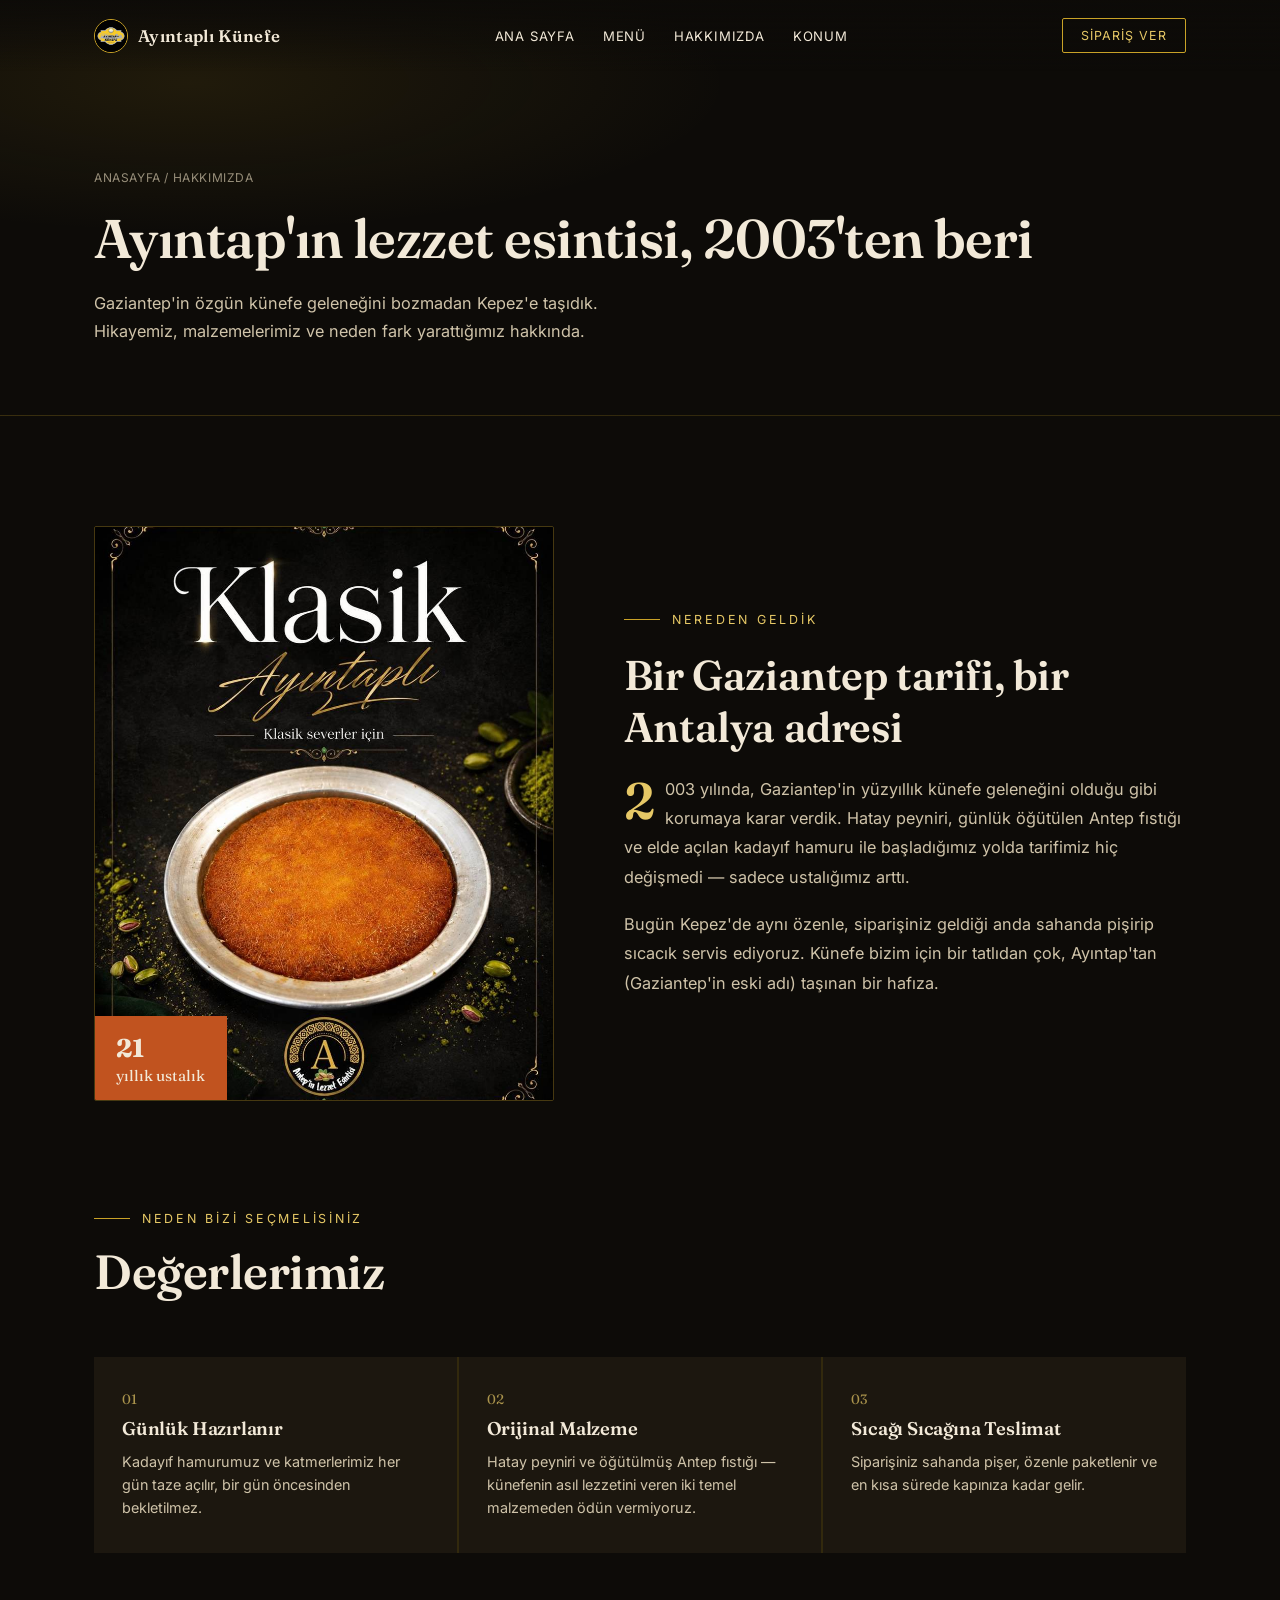
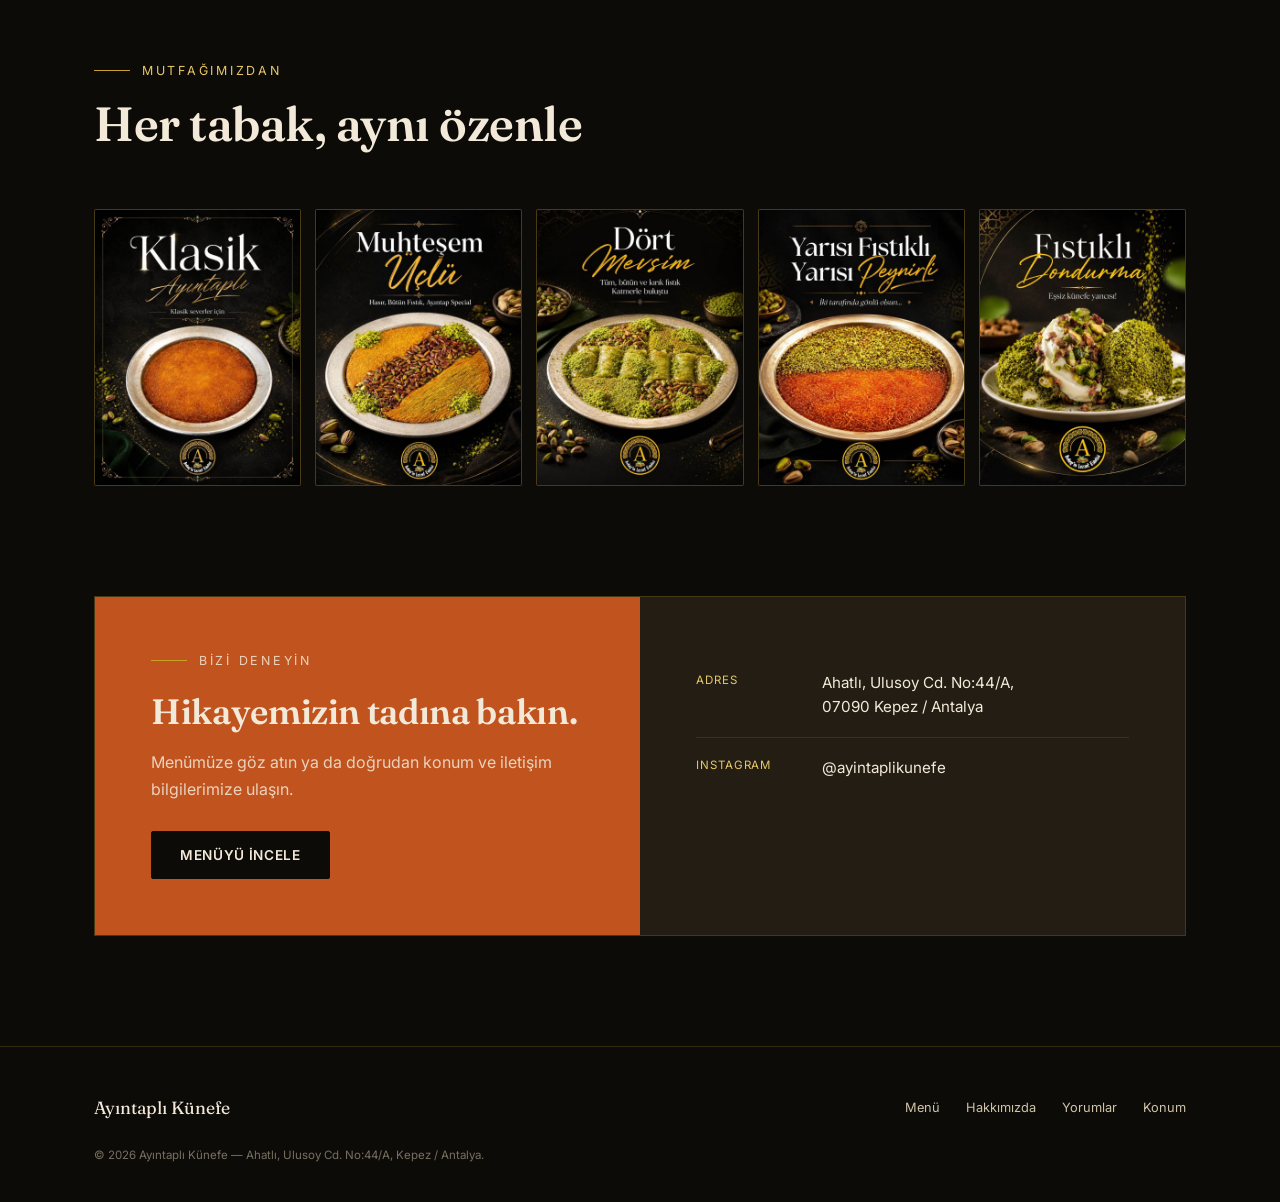
<file: hakkimizda.html>
<!DOCTYPE html>
<html lang="tr">
<head>
<meta charset="UTF-8">
<meta name="viewport" content="width=device-width, initial-scale=1.0">
<title>Hakkımızda · Ayıntaplı Künefe</title>
<meta name="description" content="2003'ten beri Gaziantep'in özgün künefe geleneğini Kepez'de sürdüren Ayıntaplı Künefe'nin hikayesi.">
<link rel="preconnect" href="https://fonts.googleapis.com">
<link href="https://fonts.googleapis.com/css2?family=Fraunces:ital,opsz,wght@0,9..144,400;0,9..144,600;0,9..144,700;1,9..144,500&family=Inter:wght@400;500;600;700&display=swap" rel="stylesheet">
<link rel="stylesheet" href="css/styles.css?v=2">
</head>
<body>

<header>
  <div class="wrap navrow">
    <a href="index.html" class="brandmark">
      <img src="images/logo.jpg" alt="Ayıntaplı Künefe logosu">
      Ayıntaplı Künefe
    </a>
    <nav><ul>
      <li><a href="index.html">Ana Sayfa</a></li>
      <li><a href="menu.html">Menü</a></li>
      <li><a href="hakkimizda.html">Hakkımızda</a></li>
      <li><a href="konum.html">Konum</a></li>
    </ul></nav>
    <a href="konum.html" class="nav-cta">Sipariş Ver</a>
    <button class="menu-toggle" id="menuToggle" aria-label="Menüyü aç">☰</button>
  </div>
  <div class="mobile-nav" id="mobileNav">
    <a href="index.html">Ana Sayfa</a>
    <a href="menu.html">Menü</a>
    <a href="hakkimizda.html">Hakkımızda</a>
    <a href="konum.html">Konum</a>
  </div>
</header>

<section class="page-hero">
  <div class="wrap">
    <div class="breadcrumb"><a href="index.html">Anasayfa</a> / Hakkımızda</div>
    <h1>Ayıntap'ın lezzet esintisi, 2003'ten beri</h1>
    <p>Gaziantep'in özgün künefe geleneğini bozmadan Kepez'e taşıdık. Hikayemiz, malzemelerimiz ve neden fark yarattığımız hakkında.</p>
  </div>
</section>

<section>
  <div class="wrap story">
    <div class="story-media">
      <img src="images/klasik.jpg" alt="Klasik Ayıntaplı künefe">
      <div class="story-badge"><b>21</b>yıllık ustalık</div>
    </div>
    <div class="story-text">
      <div class="eyebrow">Nereden geldik</div>
      <h2>Bir Gaziantep tarifi, bir Antalya adresi</h2>
      <p>2003 yılında, Gaziantep'in yüzyıllık künefe geleneğini olduğu gibi korumaya karar verdik. Hatay peyniri, günlük öğütülen Antep fıstığı ve elde açılan kadayıf hamuru ile başladığımız yolda tarifimiz hiç değişmedi — sadece ustalığımız arttı.</p>
      <p>Bugün Kepez'de aynı özenle, siparişiniz geldiği anda sahanda pişirip sıcacık servis ediyoruz. Künefe bizim için bir tatlıdan çok, Ayıntap'tan (Gaziantep'in eski adı) taşınan bir hafıza.</p>
    </div>
  </div>
</section>

<section style="padding-top:0;">
  <div class="wrap">
    <div class="section-head">
      <div class="eyebrow">Neden Bizi Seçmelisiniz</div>
      <h2>Değerlerimiz</h2>
    </div>
    <div class="values-grid">
      <div class="value-card">
        <div class="num">01</div>
        <h3>Günlük Hazırlanır</h3>
        <p>Kadayıf hamurumuz ve katmerlerimiz her gün taze açılır, bir gün öncesinden bekletilmez.</p>
      </div>
      <div class="value-card">
        <div class="num">02</div>
        <h3>Orijinal Malzeme</h3>
        <p>Hatay peyniri ve öğütülmüş Antep fıstığı — künefenin asıl lezzetini veren iki temel malzemeden ödün vermiyoruz.</p>
      </div>
      <div class="value-card">
        <div class="num">03</div>
        <h3>Sıcağı Sıcağına Teslimat</h3>
        <p>Siparişiniz sahanda pişer, özenle paketlenir ve en kısa sürede kapınıza kadar gelir.</p>
      </div>
    </div>
  </div>
</section>

<section style="padding-top:0;">
  <div class="wrap">
    <div class="section-head">
      <div class="eyebrow">Mutfağımızdan</div>
      <h2>Her tabak, aynı özenle</h2>
    </div>
    <div class="about-gallery">
      <div class="dish-media"><img src="images/klasik.jpg" loading="lazy" alt="Klasik künefe"></div>
      <div class="dish-media"><img src="images/uclu.jpg" loading="lazy" alt="Muhteşem üçlü künefe"></div>
      <div class="dish-media"><img src="images/dortmevsim.jpg" loading="lazy" alt="Dört mevsim künefe"></div>
      <div class="dish-media"><img src="images/yarisi_fistikli.jpg" loading="lazy" alt="Yarı fıstıklı yarı peynirli künefe"></div>
      <div class="dish-media"><img src="images/dondurma.jpg" loading="lazy" alt="Fıstıklı dondurma"></div>
    </div>
  </div>
</section>

<section style="padding-top:0;">
  <div class="wrap">
    <div class="order">
      <div class="order-left">
        <div class="eyebrow" style="color:rgba(242,233,216,0.85);">Bizi Deneyin</div>
        <h2>Hikayemizin tadına bakın.</h2>
        <p>Menümüze göz atın ya da doğrudan konum ve iletişim bilgilerimize ulaşın.</p>
        <a href="menu.html" class="btn-solid">Menüyü İncele</a>
      </div>
      <div class="order-right">
        <div class="info-row">
          <div class="k">Adres</div>
          <div class="v">Ahatlı, Ulusoy Cd. No:44/A,<br>07090 Kepez / Antalya</div>
        </div>
        <div class="info-row">
          <div class="k">Instagram</div>
          <div class="v"><a href="https://www.instagram.com/ayintaplikunefe" target="_blank" rel="noopener">@ayintaplikunefe</a></div>
        </div>
      </div>
    </div>
  </div>
</section>

<footer>
  <div class="wrap foot-row">
    <div class="foot-brand">Ayıntaplı Künefe</div>
    <div class="foot-links">
      <a href="menu.html">Menü</a>
      <a href="hakkimizda.html">Hakkımızda</a>
      <a href="index.html#yorumlar">Yorumlar</a>
      <a href="konum.html">Konum</a>
    </div>
  </div>
  <div class="wrap foot-note">© 2026 Ayıntaplı Künefe — Ahatlı, Ulusoy Cd. No:44/A, Kepez / Antalya.</div>
</footer>

<script src="js/script.js"></script>
</body>
</html>
</file>
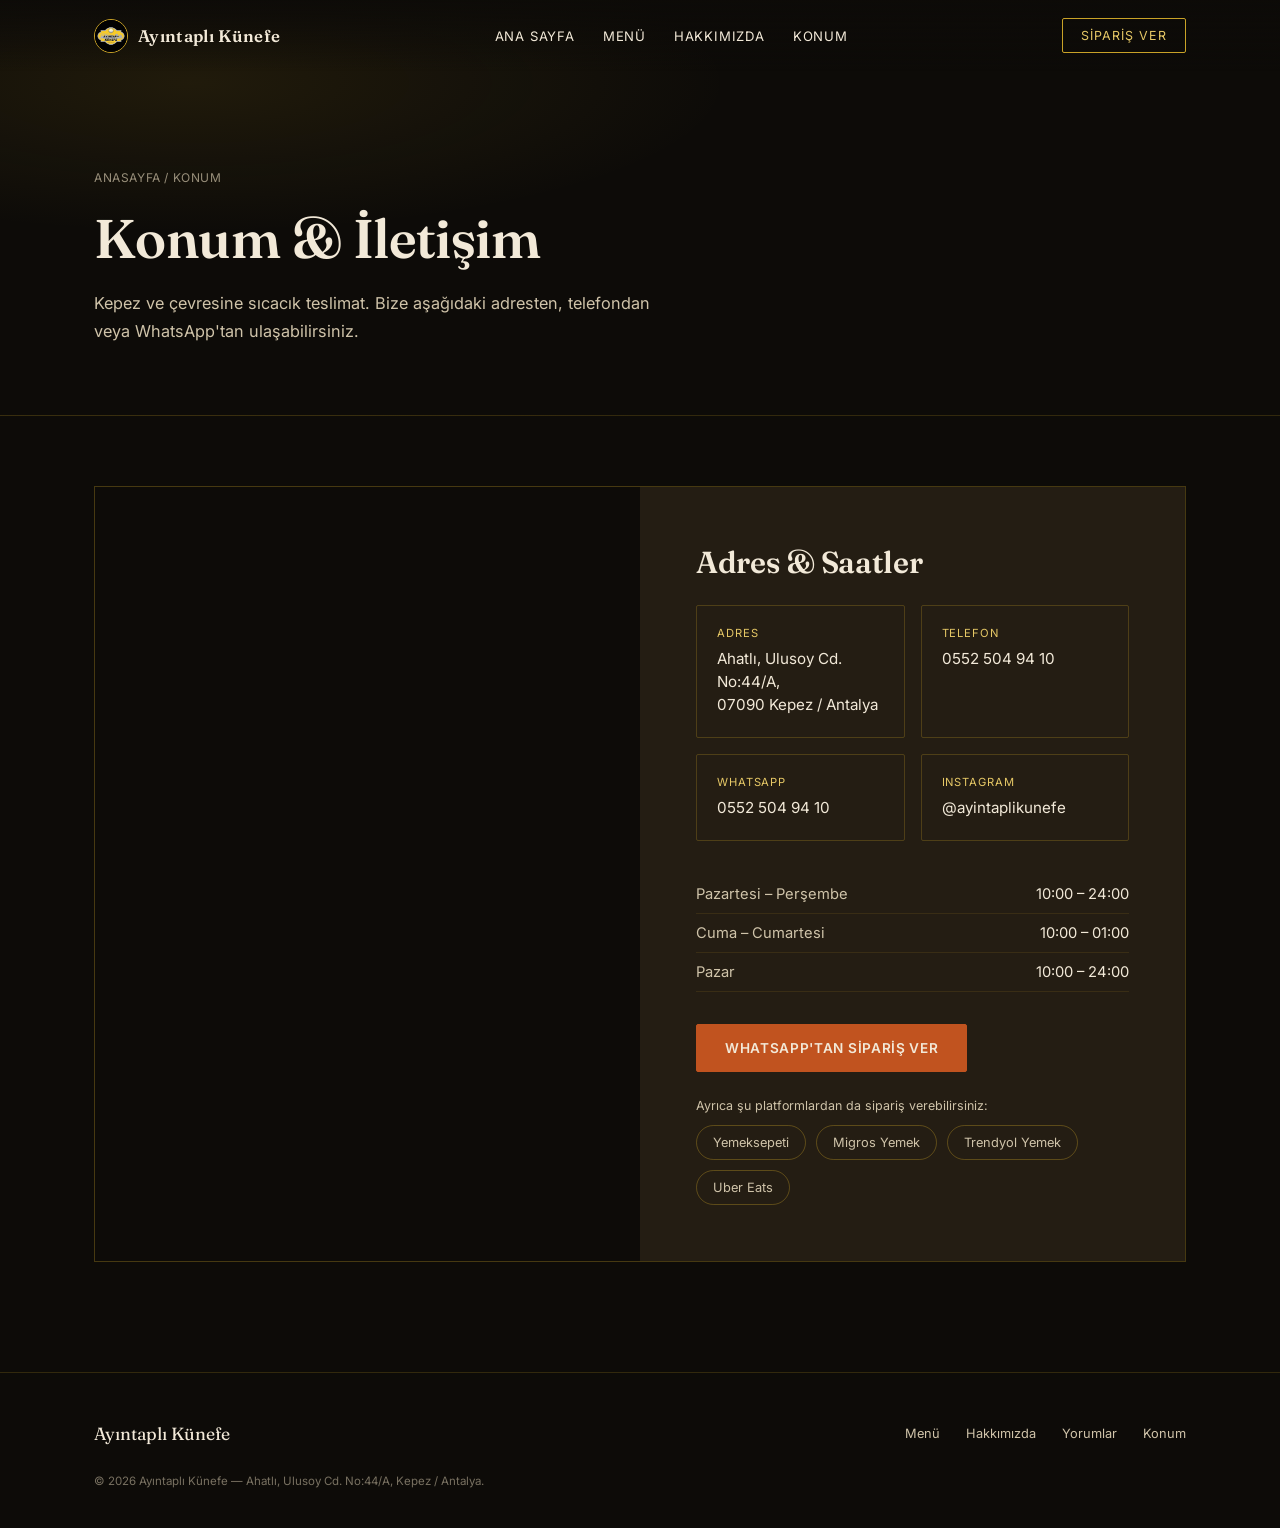
<file: konum.html>
<!DOCTYPE html>
<html lang="tr">
<head>
<meta charset="UTF-8">
<meta name="viewport" content="width=device-width, initial-scale=1.0">
<title>Konum &amp; İletişim · Ayıntaplı Künefe</title>
<meta name="description" content="Ayıntaplı Künefe — Ahatlı, Ulusoy Cd. No:44/A, Kepez / Antalya. Adres, çalışma saatleri ve sipariş bilgileri.">
<link rel="preconnect" href="https://fonts.googleapis.com">
<link href="https://fonts.googleapis.com/css2?family=Fraunces:ital,opsz,wght@0,9..144,400;0,9..144,600;0,9..144,700;1,9..144,500&family=Inter:wght@400;500;600;700&display=swap" rel="stylesheet">
<link rel="stylesheet" href="css/styles.css?v=2"></head>
<body>

<header>
  <div class="wrap navrow">
    <a href="index.html" class="brandmark">
      <img src="images/logo.jpg" alt="Ayıntaplı Künefe logosu">
      Ayıntaplı Künefe
    </a>
    <nav><ul>
      <li><a href="index.html">Ana Sayfa</a></li>
      <li><a href="menu.html">Menü</a></li>
      <li><a href="hakkimizda.html">Hakkımızda</a></li>
      <li><a href="konum.html">Konum</a></li>
    </ul></nav>
    <a href="konum.html" class="nav-cta">Sipariş Ver</a>
    <button class="menu-toggle" id="menuToggle" aria-label="Menüyü aç">☰</button>
  </div>
  <div class="mobile-nav" id="mobileNav">
    <a href="index.html">Ana Sayfa</a>
    <a href="menu.html">Menü</a>
    <a href="hakkimizda.html">Hakkımızda</a>
    <a href="konum.html">Konum</a>
  </div>
</header>

<section class="page-hero">
  <div class="wrap">
    <div class="breadcrumb"><a href="index.html">Anasayfa</a> / Konum</div>
    <h1>Konum &amp; İletişim</h1>
    <p>Kepez ve çevresine sıcacık teslimat. Bize aşağıdaki adresten, telefondan veya WhatsApp'tan ulaşabilirsiniz.</p>
  </div>
</section>

<section style="padding-top:70px;">
  <div class="wrap">
    <div class="location-grid">
      <iframe
        class="map-embed"
        loading="lazy"
        referrerpolicy="no-referrer-when-downgrade"
        src="https://www.google.com/maps?q=Ahatl%C4%B1%2C+Ulusoy+Cd.+No%3A44%2FA%2C+07090+Kepez%2FAntalya&output=embed">
      </iframe>
      <div class="location-info">
        <h2>Adres &amp; Saatler</h2>

        <div class="contact-grid" style="margin-top:0;">
          <div class="contact-card">
            <div class="k">Adres</div>
            <div class="v">Ahatlı, Ulusoy Cd. No:44/A,<br>07090 Kepez / Antalya</div>
          </div>
          <div class="contact-card">
            <div class="k">Telefon</div>
            <div class="v"><a href="tel:+905525049410">0552 504 94 10</a></div>
          </div>
          <div class="contact-card">
            <div class="k">WhatsApp</div>
            <div class="v"><a href="https://wa.me/905525049410" target="_blank" rel="noopener">0552 504 94 10</a></div>
          </div>
          <div class="contact-card">
            <div class="k">Instagram</div>
            <div class="v"><a href="https://www.instagram.com/ayintaplikunefe" target="_blank" rel="noopener">@ayintaplikunefe</a></div>
          </div>
        </div>

        <div class="hours-list" style="margin-top:34px;">
          <div class="hours-row"><span class="day">Pazartesi – Perşembe</span><span class="time">10:00 – 24:00</span></div>
          <div class="hours-row"><span class="day">Cuma – Cumartesi</span><span class="time">10:00 – 01:00</span></div>
          <div class="hours-row"><span class="day">Pazar</span><span class="time">10:00 – 24:00</span></div>
        </div>

        <a href="https://wa.me/905525049410" target="_blank" rel="noopener" class="btn-solid" style="margin-top:32px;">WhatsApp'tan Sipariş Ver</a>

        <div class="platform-row">
          <span class="platform-label">Ayrıca şu platformlardan da sipariş verebilirsiniz:</span>
          <div class="platform-btns">
            <a href="https://www.yemeksepeti.com" target="_blank" rel="noopener" class="platform-btn">Yemeksepeti</a>
            <a href="https://www.migros.com.tr/yemek" target="_blank" rel="noopener" class="platform-btn">Migros Yemek</a>
            <a href="https://www.trendyol.com/yemek" target="_blank" rel="noopener" class="platform-btn">Trendyol Yemek</a>
            <a href="https://www.ubereats.com" target="_blank" rel="noopener" class="platform-btn">Uber Eats</a>
          </div>
        </div>
      </div>
    </div>
  </div>
</section>

<footer>
  <div class="wrap foot-row">
    <div class="foot-brand">Ayıntaplı Künefe</div>
    <div class="foot-links">
      <a href="menu.html">Menü</a>
      <a href="hakkimizda.html">Hakkımızda</a>
      <a href="index.html#yorumlar">Yorumlar</a>
      <a href="konum.html">Konum</a>
    </div>
  </div>
  <div class="wrap foot-note">© 2026 Ayıntaplı Künefe — Ahatlı, Ulusoy Cd. No:44/A, Kepez / Antalya.</div>
</footer>

<script src="js/script.js"></script>
</body>
</html>
</file>
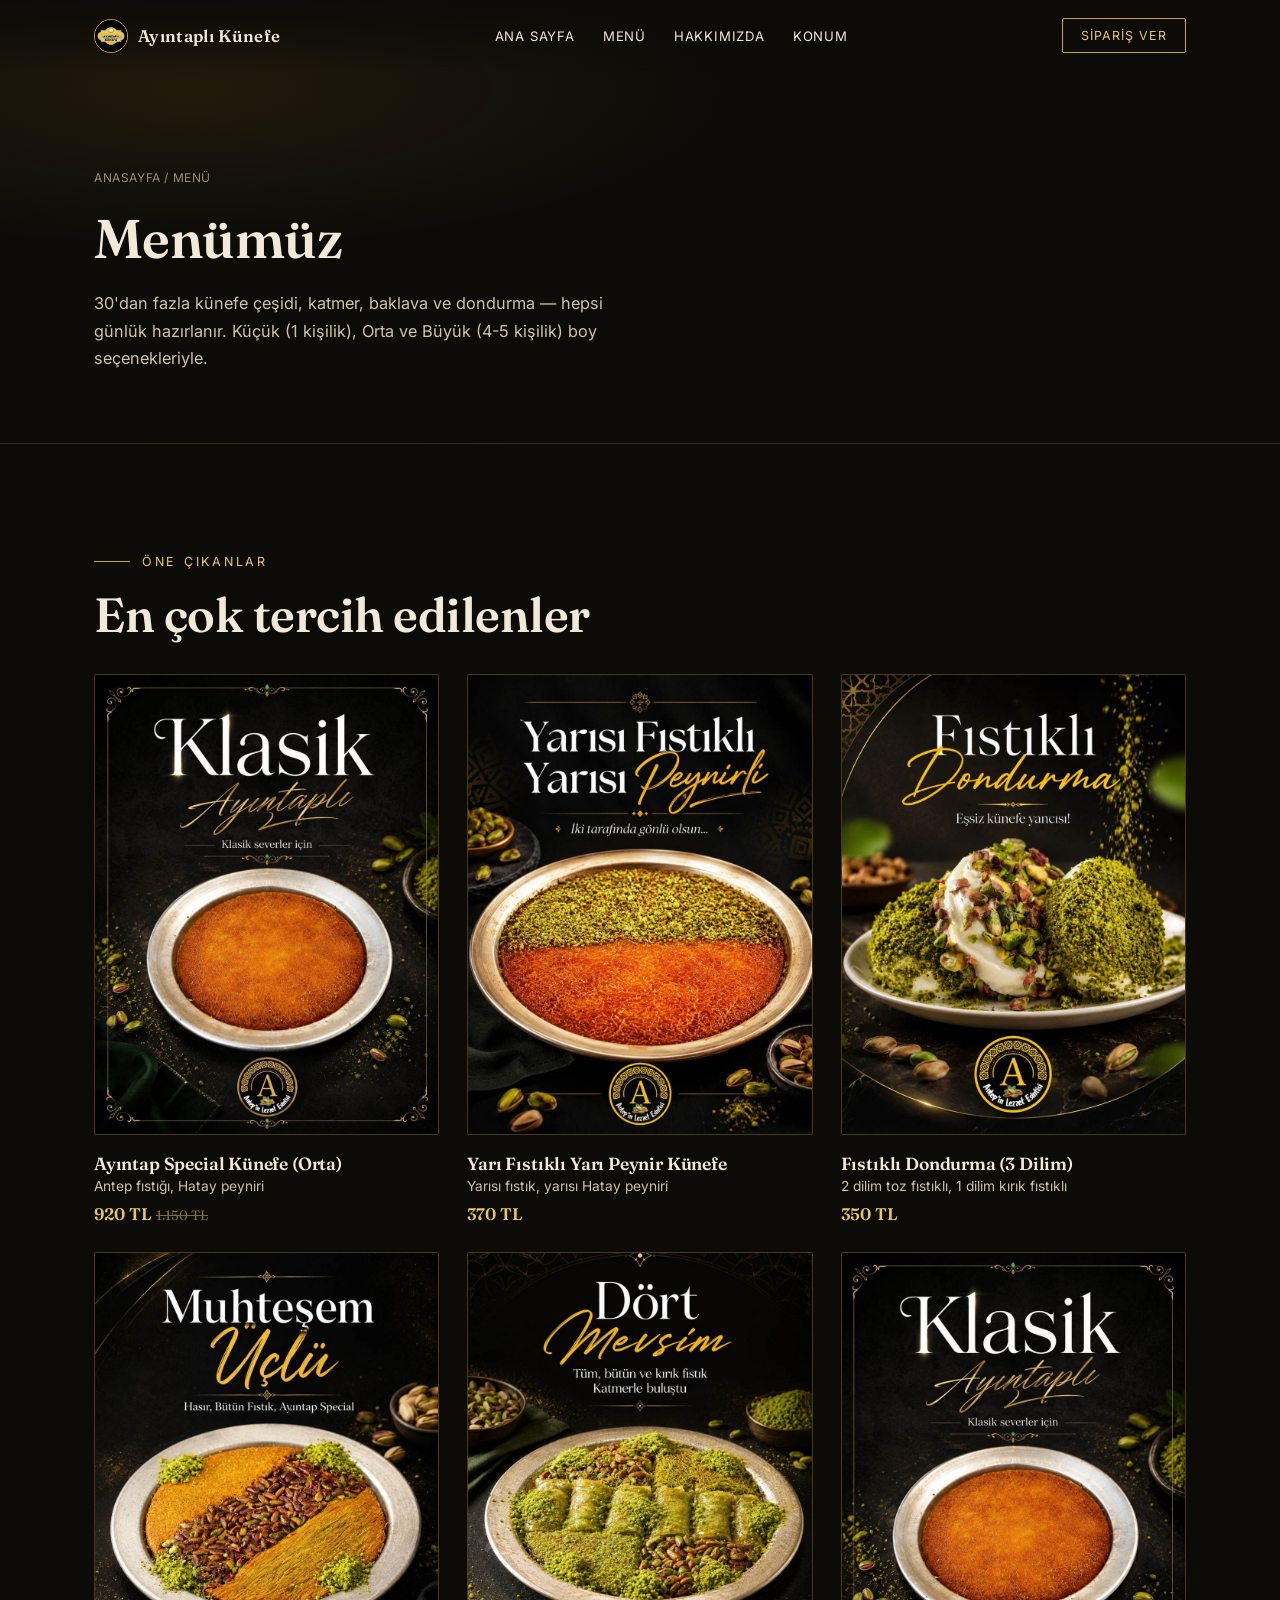
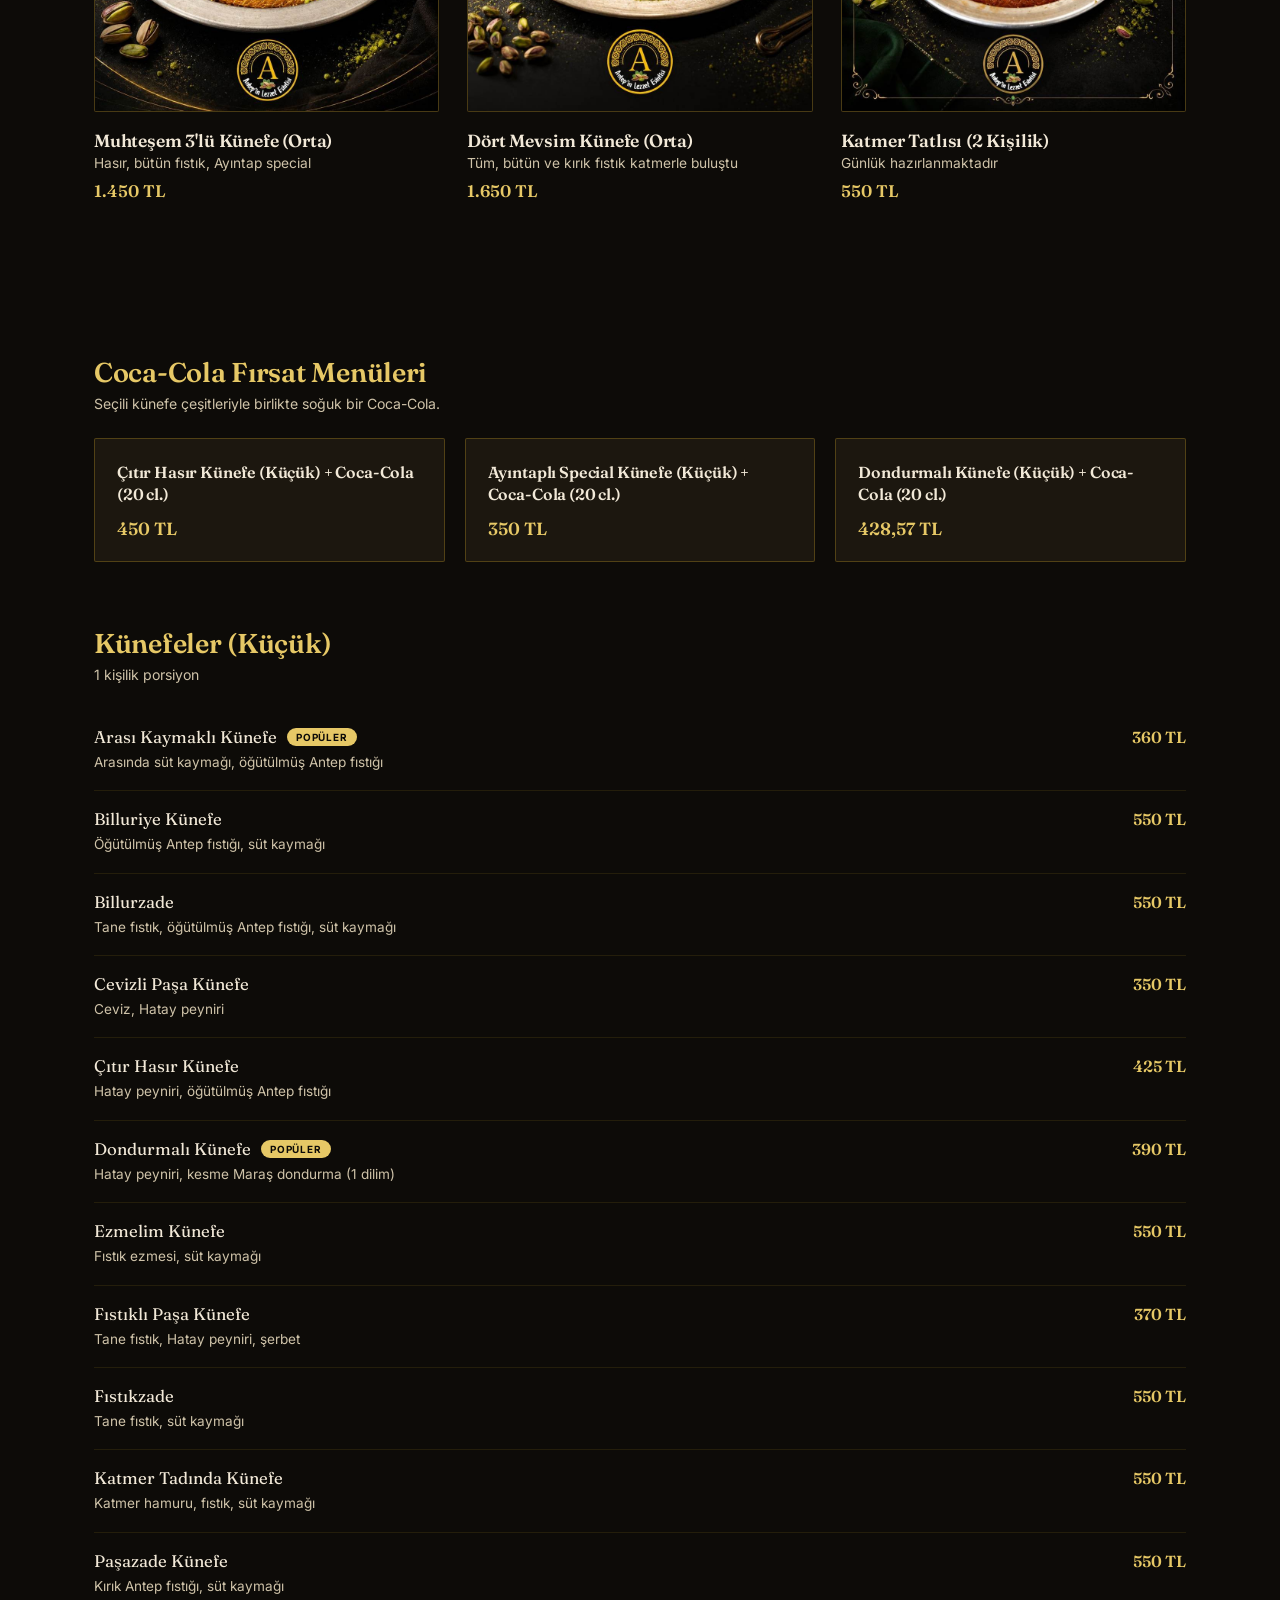
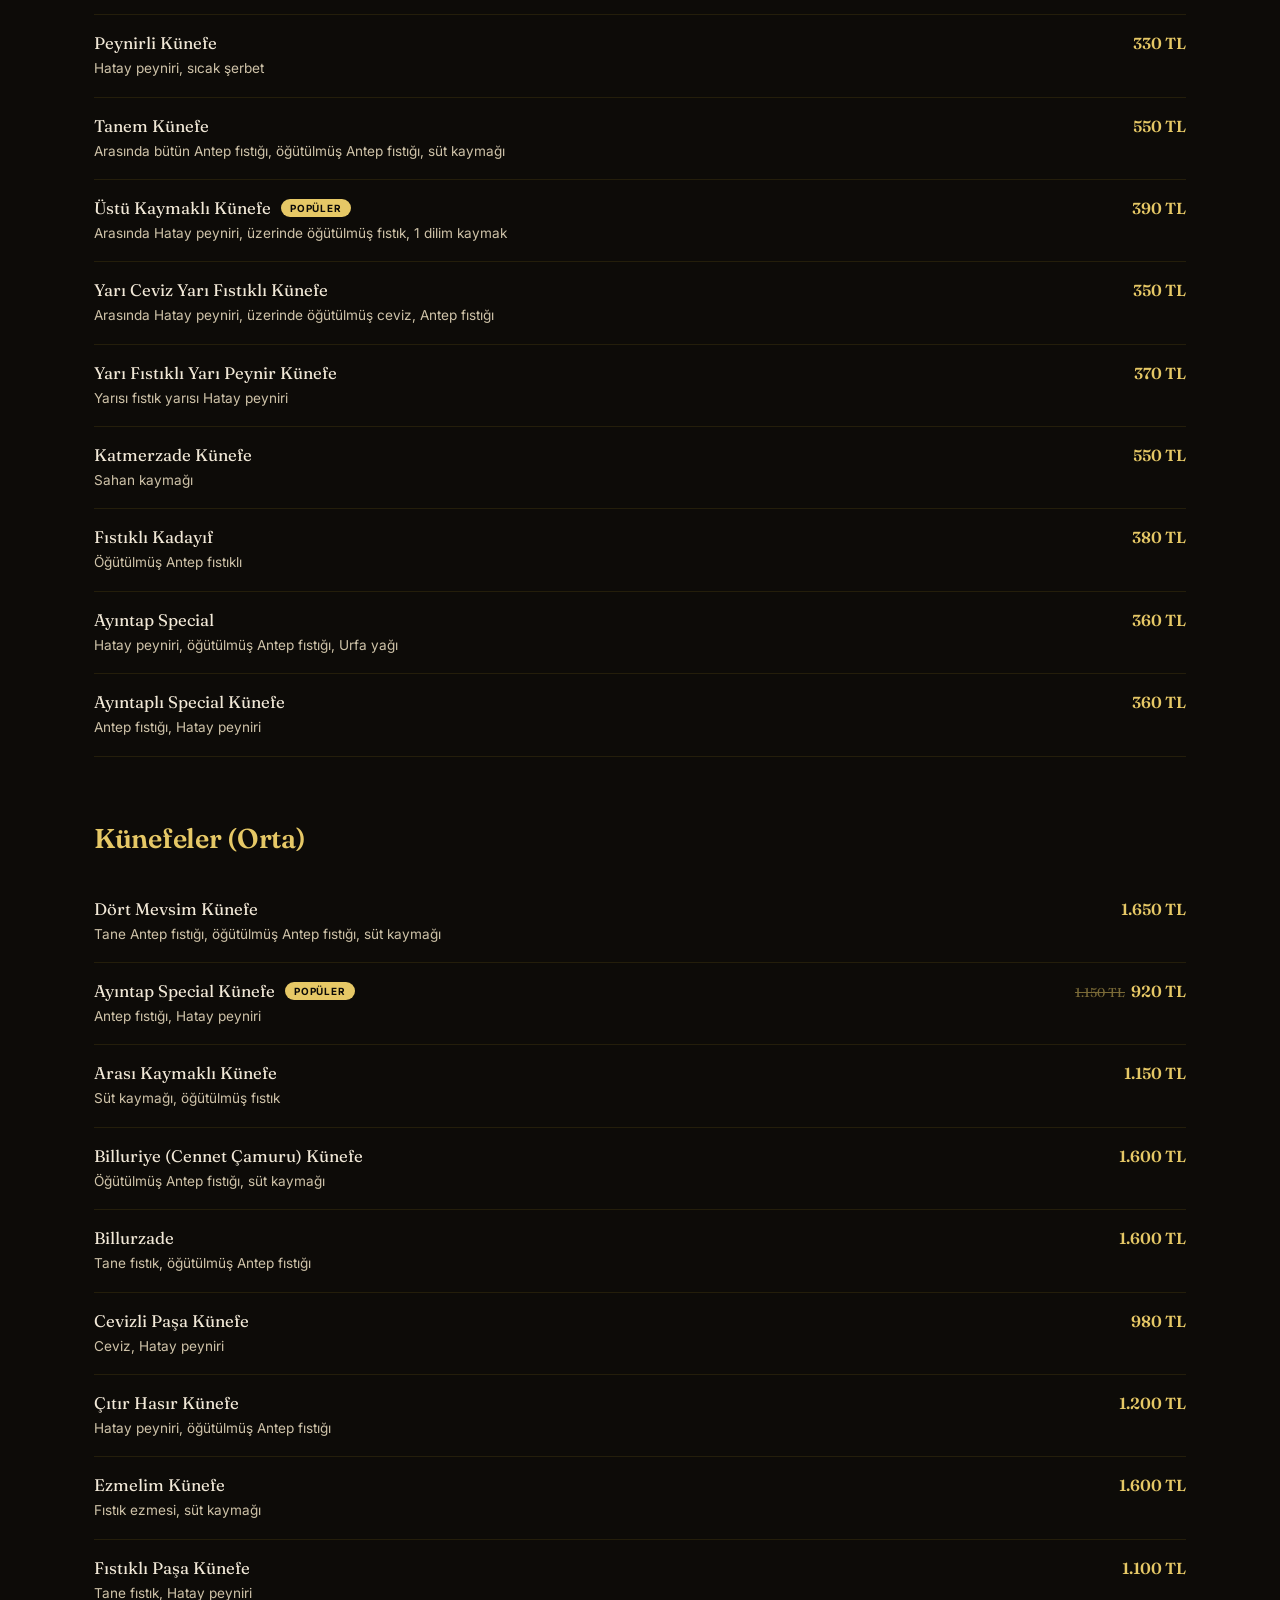
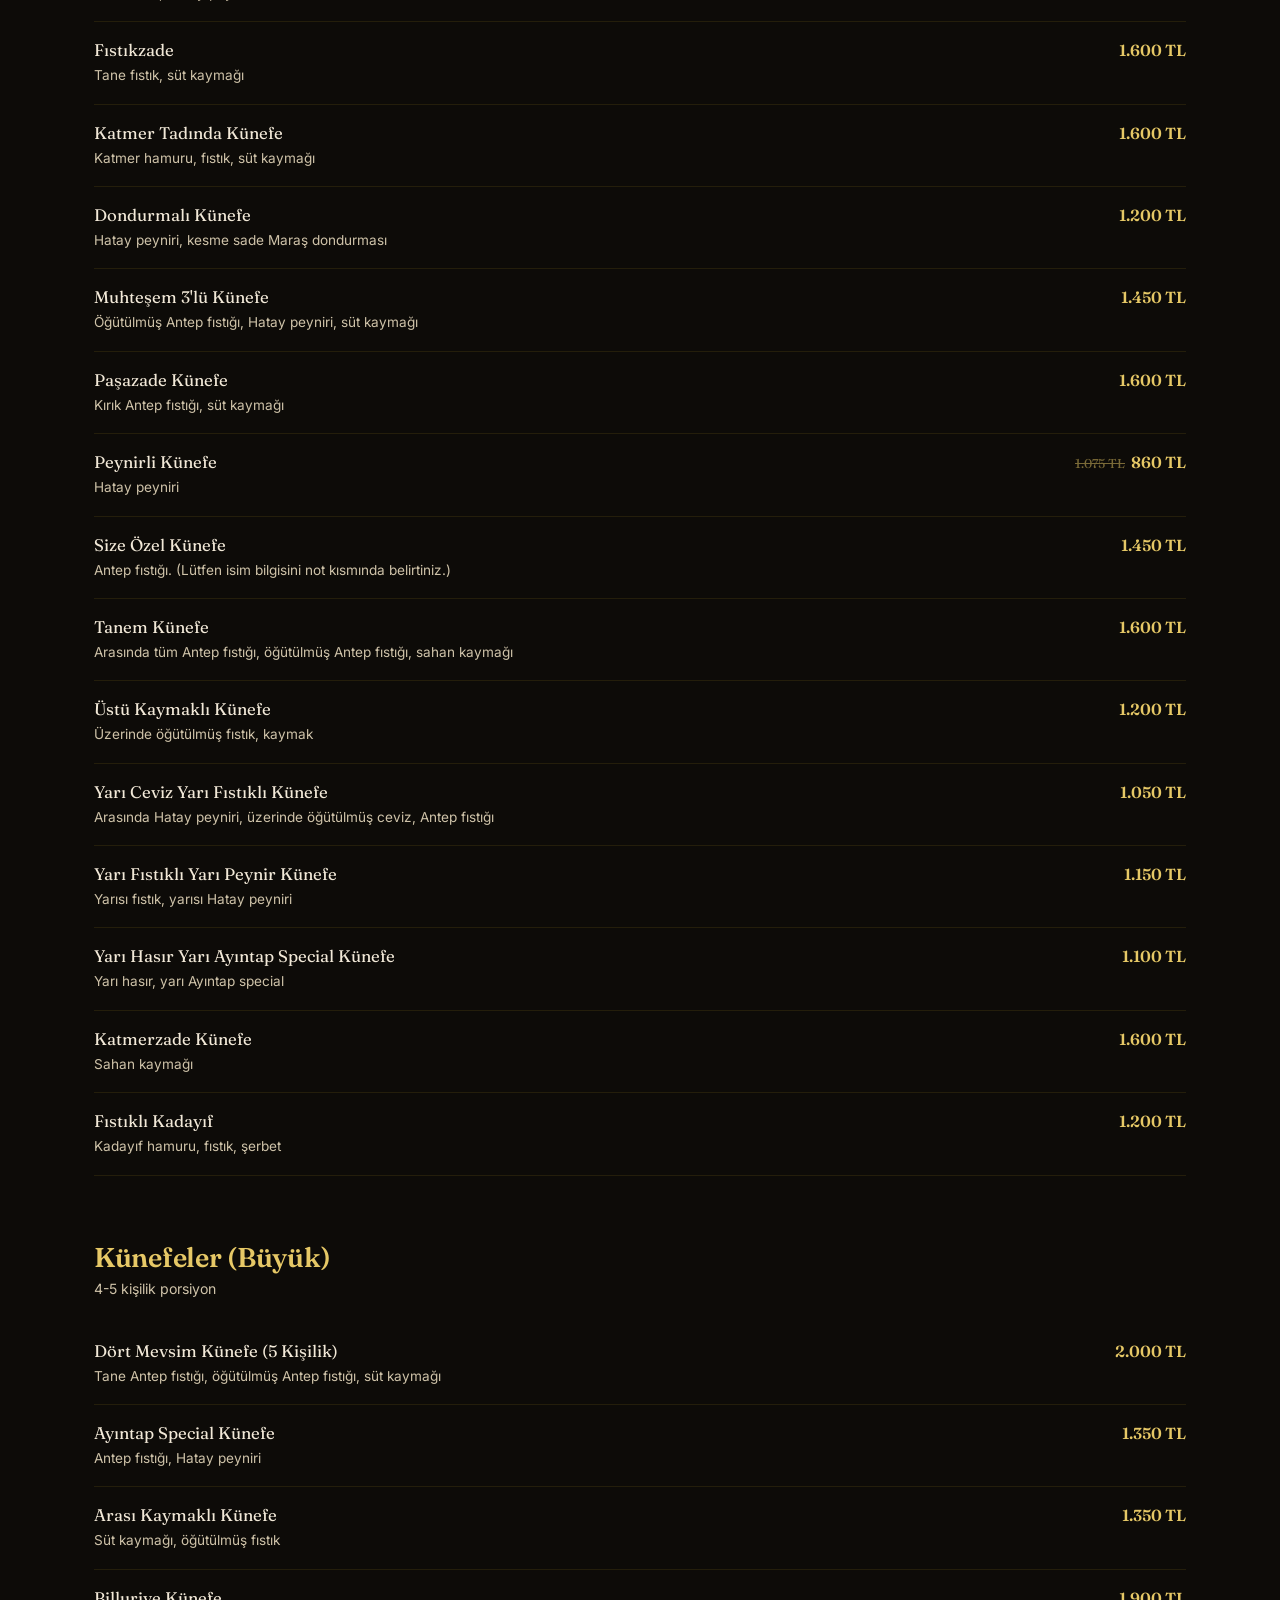
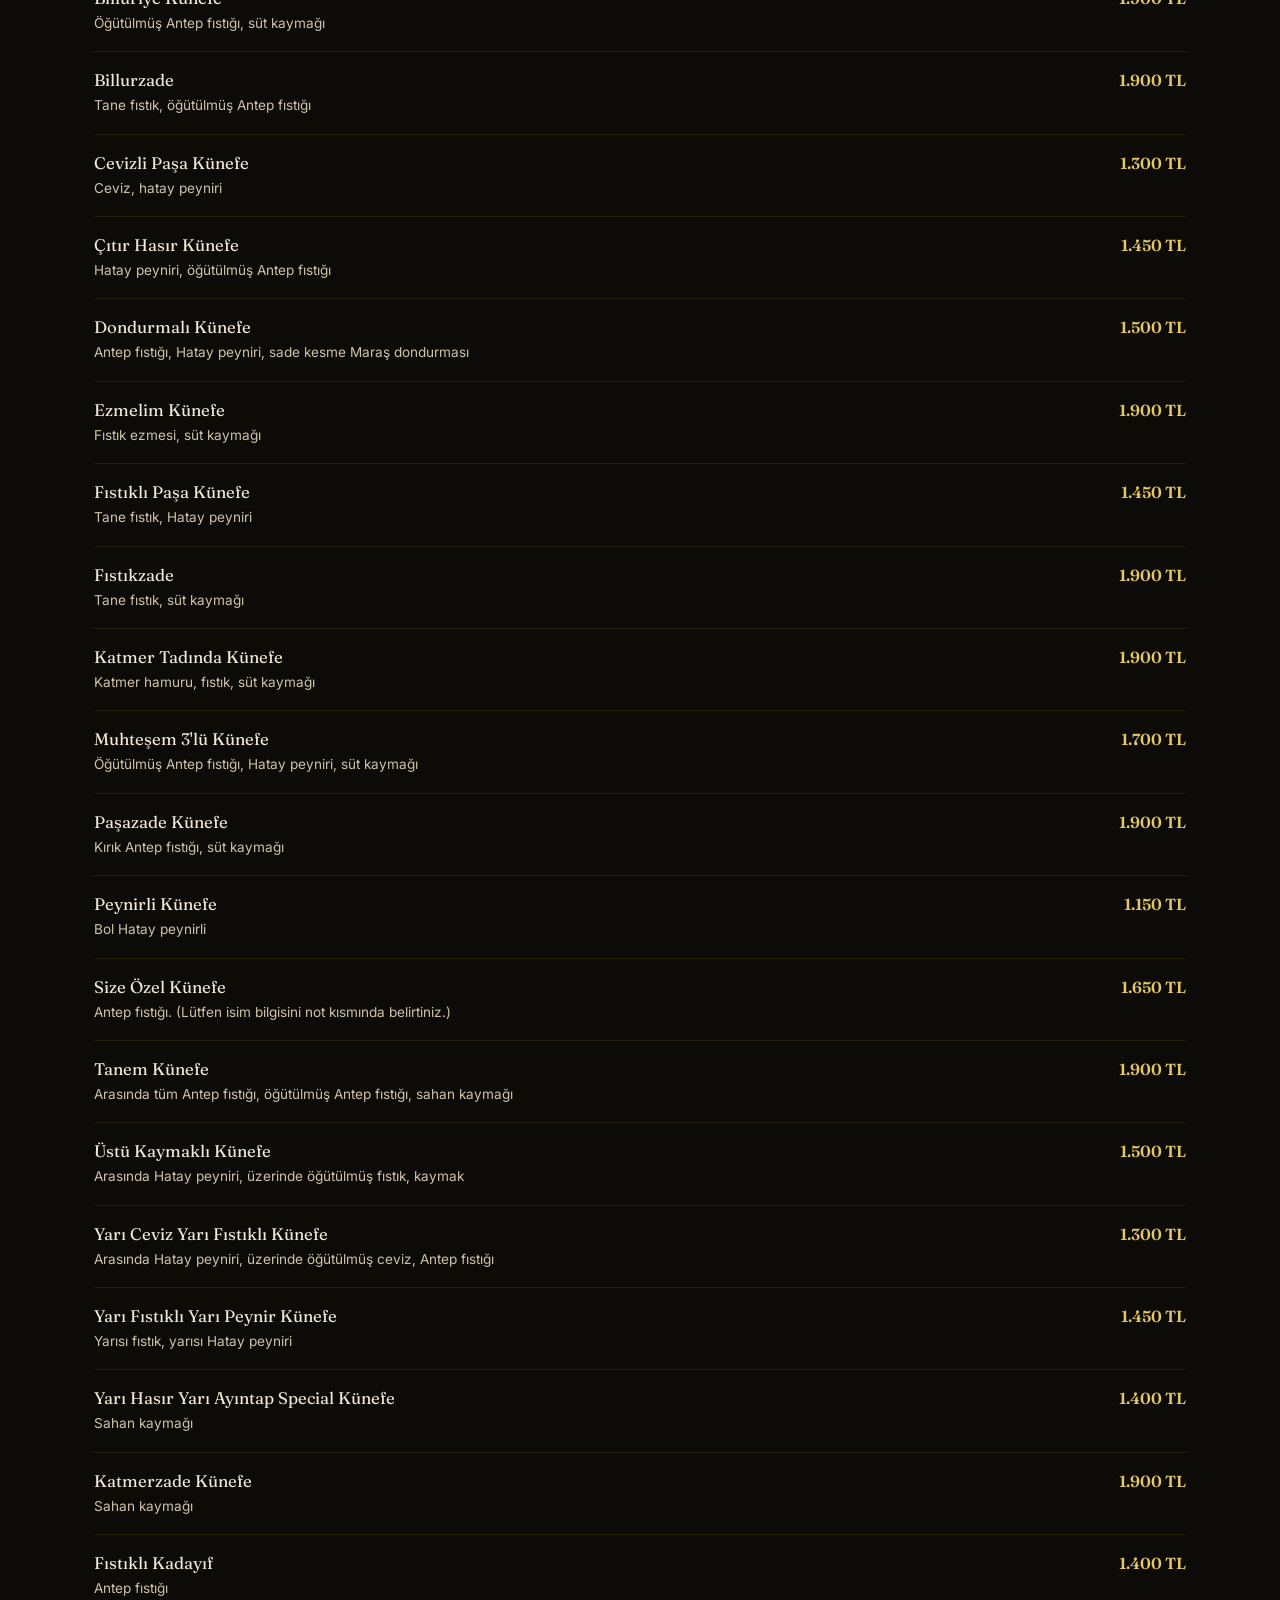
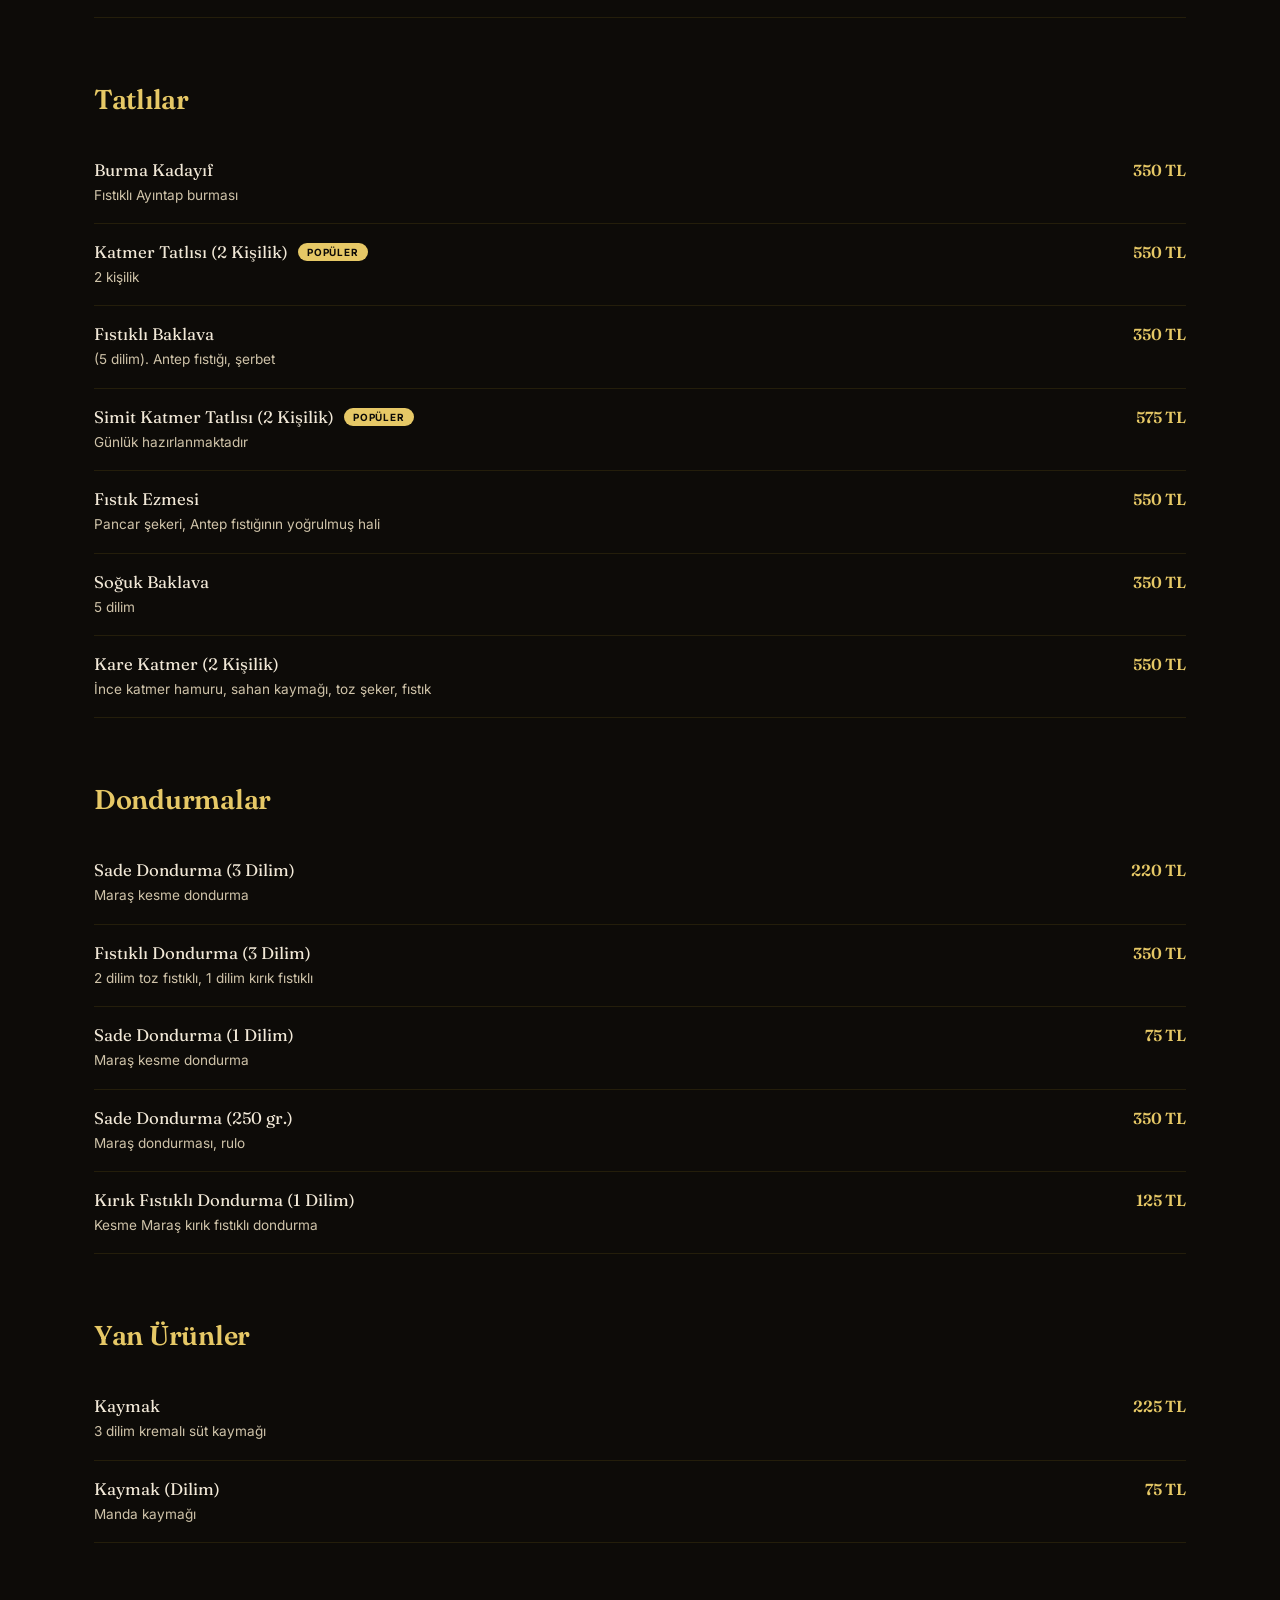
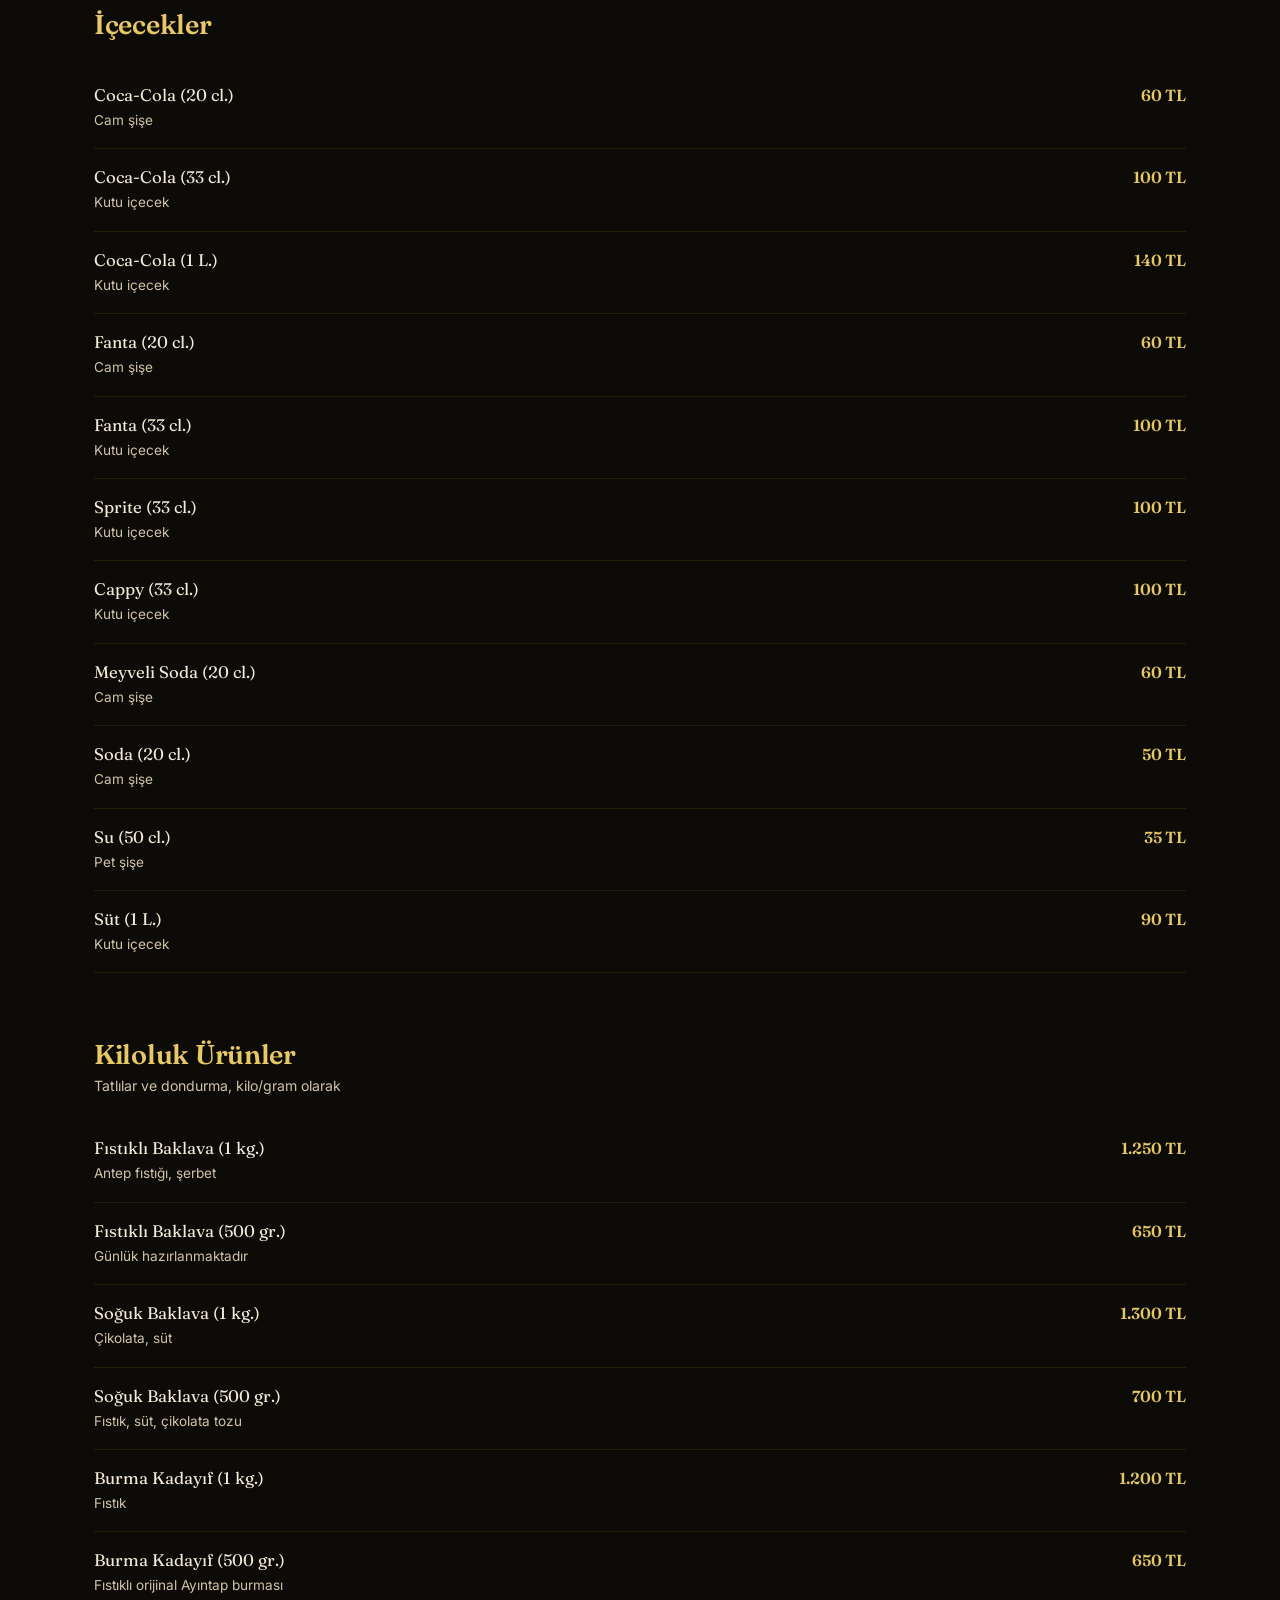
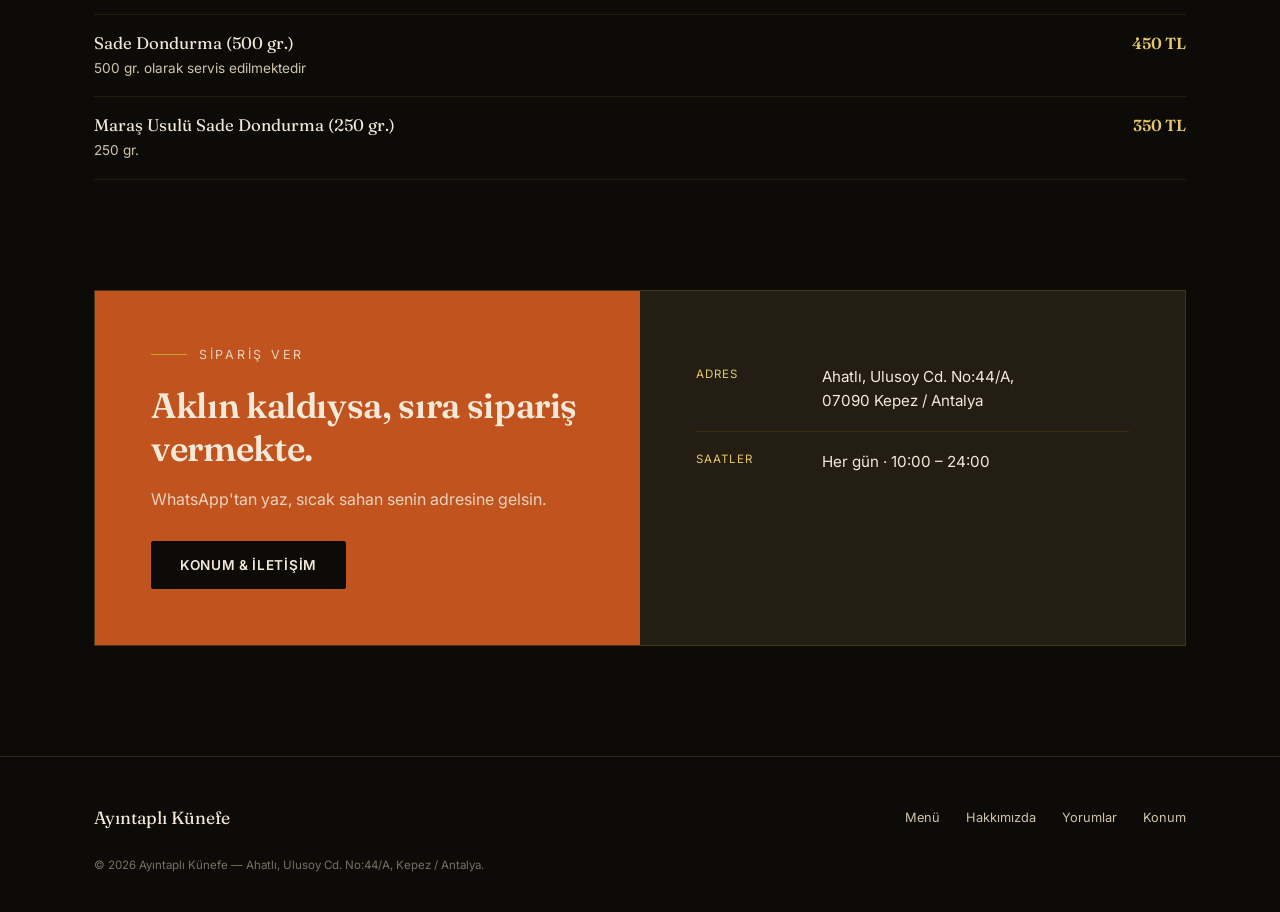
<file: menu.html>
<!DOCTYPE html>
<html lang="tr">
<head>
<meta charset="UTF-8">
<meta name="viewport" content="width=device-width, initial-scale=1.0">
<title>Menü · Ayıntaplı Künefe</title>
<meta name="description" content="Ayıntaplı Künefe'nin tam menüsü: künefe, katmer, baklava, dondurma ve daha fazlası — Küçük, Orta ve Büyük boy seçenekleriyle.">
<link rel="preconnect" href="https://fonts.googleapis.com">
<link href="https://fonts.googleapis.com/css2?family=Fraunces:ital,opsz,wght@0,9..144,400;0,9..144,600;0,9..144,700;1,9..144,500&family=Inter:wght@400;500;600;700&display=swap" rel="stylesheet">
<link rel="stylesheet" href="css/styles.css?v=2">
</head>
<body>

<header>
  <div class="wrap navrow">
    <a href="index.html" class="brandmark">
      <img src="images/logo.jpg" alt="Ayıntaplı Künefe logosu">
      Ayıntaplı Künefe
    </a>
    <nav><ul>
      <li><a href="index.html">Ana Sayfa</a></li>
      <li><a href="menu.html">Menü</a></li>
      <li><a href="hakkimizda.html">Hakkımızda</a></li>
      <li><a href="konum.html">Konum</a></li>
    </ul></nav>
    <a href="konum.html" class="nav-cta">Sipariş Ver</a>
    <button class="menu-toggle" id="menuToggle" aria-label="Menüyü aç">☰</button>
  </div>
  <div class="mobile-nav" id="mobileNav">
    <a href="index.html">Ana Sayfa</a>
    <a href="menu.html">Menü</a>
    <a href="hakkimizda.html">Hakkımızda</a>
    <a href="konum.html">Konum</a>
  </div>
</header>

<section class="page-hero">
  <div class="wrap">
    <div class="breadcrumb"><a href="index.html">Anasayfa</a> / Menü</div>
    <h1>Menümüz</h1>
    <p>30'dan fazla künefe çeşidi, katmer, baklava ve dondurma — hepsi günlük hazırlanır. Küçük (1 kişilik), Orta ve Büyük (4-5 kişilik) boy seçenekleriyle.</p>
  </div>
</section>

<section>
  <div class="wrap">

    <div class="section-head" style="margin-bottom:30px;">
      <div class="eyebrow">Öne Çıkanlar</div>
      <h2>En çok tercih edilenler</h2>
    </div>
    <div class="gallery" style="margin-bottom:90px;">
      <article class="dish">
        <div class="dish-media"><img src="images/klasik.jpg" loading="lazy" alt="Ayıntap Special Künefe"></div>
        <div class="dish-cap">
          <h3>Ayıntap Special Künefe (Orta)</h3>
          <span class="desc">Antep fıstığı, Hatay peyniri</span>
          <span class="price">920 TL <s>1.150 TL</s></span>
        </div>
      </article>
      <article class="dish">
        <div class="dish-media"><img src="images/yarisi_fistikli.jpg" loading="lazy" alt="Yarı Fıstıklı Yarı Peynirli Künefe"></div>
        <div class="dish-cap">
          <h3>Yarı Fıstıklı Yarı Peynir Künefe</h3>
          <span class="desc">Yarısı fıstık, yarısı Hatay peyniri</span>
          <span class="price">370 TL</span>
        </div>
      </article>
      <article class="dish">
        <div class="dish-media"><img src="images/dondurma.jpg" loading="lazy" alt="Fıstıklı Dondurma"></div>
        <div class="dish-cap">
          <h3>Fıstıklı Dondurma (3 Dilim)</h3>
          <span class="desc">2 dilim toz fıstıklı, 1 dilim kırık fıstıklı</span>
          <span class="price">350 TL</span>
        </div>
      </article>
      <article class="dish">
        <div class="dish-media"><img src="images/uclu.jpg" loading="lazy" alt="Muhteşem Üçlü Künefe"></div>
        <div class="dish-cap">
          <h3>Muhteşem 3'lü Künefe (Orta)</h3>
          <span class="desc">Hasır, bütün fıstık, Ayıntap special</span>
          <span class="price">1.450 TL</span>
        </div>
      </article>
      <article class="dish">
        <div class="dish-media"><img src="images/dortmevsim.jpg" loading="lazy" alt="Dört Mevsim Künefe"></div>
        <div class="dish-cap">
          <h3>Dört Mevsim Künefe (Orta)</h3>
          <span class="desc">Tüm, bütün ve kırık fıstık katmerle buluştu</span>
          <span class="price">1.650 TL</span>
        </div>
      </article>
      <article class="dish">
        <div class="dish-media"><img src="images/klasik.jpg" loading="lazy" alt="Katmer Tatlısı"></div>
        <div class="dish-cap">
          <h3>Katmer Tatlısı (2 Kişilik)</h3>
          <span class="desc">Günlük hazırlanmaktadır</span>
          <span class="price">550 TL</span>
        </div>
      </article>
    </div>

    <div id="firsatlar" class="menu-section">
      <h2>Coca-Cola Fırsat Menüleri</h2>
      <p class="sub">Seçili künefe çeşitleriyle birlikte soğuk bir Coca-Cola.</p>
      <div class="deal-grid">
        <div class="deal-card">
          <h3>Çıtır Hasır Künefe (Küçük) + Coca-Cola (20 cl.)</h3>
          <div class="price">450 TL</div>
        </div>
        <div class="deal-card">
          <h3>Ayıntaplı Special Künefe (Küçük) + Coca-Cola (20 cl.)</h3>
          <div class="price">350 TL</div>
        </div>
        <div class="deal-card">
          <h3>Dondurmalı Künefe (Küçük) + Coca-Cola (20 cl.)</h3>
          <div class="price">428,57 TL</div>
        </div>
      </div>
    </div>

    <div id="kucuk" class="menu-section">
      <h2>Künefeler (Küçük)</h2>
      <p class="sub">1 kişilik porsiyon</p>
      <div class="menu-list">
        <div class="menu-row"><div class="name-wrap"><div class="name">Arası Kaymaklı Künefe <span class="pop-tag">Popüler</span></div><div class="desc">Arasında süt kaymağı, öğütülmüş Antep fıstığı</div></div><div class="price">360 TL</div></div>
        <div class="menu-row"><div class="name-wrap"><div class="name">Billuriye Künefe</div><div class="desc">Öğütülmüş Antep fıstığı, süt kaymağı</div></div><div class="price">550 TL</div></div>
        <div class="menu-row"><div class="name-wrap"><div class="name">Billurzade</div><div class="desc">Tane fıstık, öğütülmüş Antep fıstığı, süt kaymağı</div></div><div class="price">550 TL</div></div>
        <div class="menu-row"><div class="name-wrap"><div class="name">Cevizli Paşa Künefe</div><div class="desc">Ceviz, Hatay peyniri</div></div><div class="price">350 TL</div></div>
        <div class="menu-row"><div class="name-wrap"><div class="name">Çıtır Hasır Künefe</div><div class="desc">Hatay peyniri, öğütülmüş Antep fıstığı</div></div><div class="price">425 TL</div></div>
        <div class="menu-row"><div class="name-wrap"><div class="name">Dondurmalı Künefe <span class="pop-tag">Popüler</span></div><div class="desc">Hatay peyniri, kesme Maraş dondurma (1 dilim)</div></div><div class="price">390 TL</div></div>
        <div class="menu-row"><div class="name-wrap"><div class="name">Ezmelim Künefe</div><div class="desc">Fıstık ezmesi, süt kaymağı</div></div><div class="price">550 TL</div></div>
        <div class="menu-row"><div class="name-wrap"><div class="name">Fıstıklı Paşa Künefe</div><div class="desc">Tane fıstık, Hatay peyniri, şerbet</div></div><div class="price">370 TL</div></div>
        <div class="menu-row"><div class="name-wrap"><div class="name">Fıstıkzade</div><div class="desc">Tane fıstık, süt kaymağı</div></div><div class="price">550 TL</div></div>
        <div class="menu-row"><div class="name-wrap"><div class="name">Katmer Tadında Künefe</div><div class="desc">Katmer hamuru, fıstık, süt kaymağı</div></div><div class="price">550 TL</div></div>
        <div class="menu-row"><div class="name-wrap"><div class="name">Paşazade Künefe</div><div class="desc">Kırık Antep fıstığı, süt kaymağı</div></div><div class="price">550 TL</div></div>
        <div class="menu-row"><div class="name-wrap"><div class="name">Peynirli Künefe</div><div class="desc">Hatay peyniri, sıcak şerbet</div></div><div class="price">330 TL</div></div>
        <div class="menu-row"><div class="name-wrap"><div class="name">Tanem Künefe</div><div class="desc">Arasında bütün Antep fıstığı, öğütülmüş Antep fıstığı, süt kaymağı</div></div><div class="price">550 TL</div></div>
        <div class="menu-row"><div class="name-wrap"><div class="name">Üstü Kaymaklı Künefe <span class="pop-tag">Popüler</span></div><div class="desc">Arasında Hatay peyniri, üzerinde öğütülmüş fıstık, 1 dilim kaymak</div></div><div class="price">390 TL</div></div>
        <div class="menu-row"><div class="name-wrap"><div class="name">Yarı Ceviz Yarı Fıstıklı Künefe</div><div class="desc">Arasında Hatay peyniri, üzerinde öğütülmüş ceviz, Antep fıstığı</div></div><div class="price">350 TL</div></div>
        <div class="menu-row"><div class="name-wrap"><div class="name">Yarı Fıstıklı Yarı Peynir Künefe</div><div class="desc">Yarısı fıstık yarısı Hatay peyniri</div></div><div class="price">370 TL</div></div>
        <div class="menu-row"><div class="name-wrap"><div class="name">Katmerzade Künefe</div><div class="desc">Sahan kaymağı</div></div><div class="price">550 TL</div></div>
        <div class="menu-row"><div class="name-wrap"><div class="name">Fıstıklı Kadayıf</div><div class="desc">Öğütülmüş Antep fıstıklı</div></div><div class="price">380 TL</div></div>
        <div class="menu-row"><div class="name-wrap"><div class="name">Ayıntap Special</div><div class="desc">Hatay peyniri, öğütülmüş Antep fıstığı, Urfa yağı</div></div><div class="price">360 TL</div></div>
        <div class="menu-row"><div class="name-wrap"><div class="name">Ayıntaplı Special Künefe</div><div class="desc">Antep fıstığı, Hatay peyniri</div></div><div class="price">360 TL</div></div>
      </div>
    </div>

    <div id="orta" class="menu-section">
      <h2>Künefeler (Orta)</h2>
      <div class="menu-list">
        <div class="menu-row"><div class="name-wrap"><div class="name">Dört Mevsim Künefe</div><div class="desc">Tane Antep fıstığı, öğütülmüş Antep fıstığı, süt kaymağı</div></div><div class="price">1.650 TL</div></div>
        <div class="menu-row"><div class="name-wrap"><div class="name">Ayıntap Special Künefe <span class="pop-tag">Popüler</span></div><div class="desc">Antep fıstığı, Hatay peyniri</div></div><div class="price"><s>1.150 TL</s>920 TL</div></div>
        <div class="menu-row"><div class="name-wrap"><div class="name">Arası Kaymaklı Künefe</div><div class="desc">Süt kaymağı, öğütülmüş fıstık</div></div><div class="price">1.150 TL</div></div>
        <div class="menu-row"><div class="name-wrap"><div class="name">Billuriye (Cennet Çamuru) Künefe</div><div class="desc">Öğütülmüş Antep fıstığı, süt kaymağı</div></div><div class="price">1.600 TL</div></div>
        <div class="menu-row"><div class="name-wrap"><div class="name">Billurzade</div><div class="desc">Tane fıstık, öğütülmüş Antep fıstığı</div></div><div class="price">1.600 TL</div></div>
        <div class="menu-row"><div class="name-wrap"><div class="name">Cevizli Paşa Künefe</div><div class="desc">Ceviz, Hatay peyniri</div></div><div class="price">980 TL</div></div>
        <div class="menu-row"><div class="name-wrap"><div class="name">Çıtır Hasır Künefe</div><div class="desc">Hatay peyniri, öğütülmüş Antep fıstığı</div></div><div class="price">1.200 TL</div></div>
        <div class="menu-row"><div class="name-wrap"><div class="name">Ezmelim Künefe</div><div class="desc">Fıstık ezmesi, süt kaymağı</div></div><div class="price">1.600 TL</div></div>
        <div class="menu-row"><div class="name-wrap"><div class="name">Fıstıklı Paşa Künefe</div><div class="desc">Tane fıstık, Hatay peyniri</div></div><div class="price">1.100 TL</div></div>
        <div class="menu-row"><div class="name-wrap"><div class="name">Fıstıkzade</div><div class="desc">Tane fıstık, süt kaymağı</div></div><div class="price">1.600 TL</div></div>
        <div class="menu-row"><div class="name-wrap"><div class="name">Katmer Tadında Künefe</div><div class="desc">Katmer hamuru, fıstık, süt kaymağı</div></div><div class="price">1.600 TL</div></div>
        <div class="menu-row"><div class="name-wrap"><div class="name">Dondurmalı Künefe</div><div class="desc">Hatay peyniri, kesme sade Maraş dondurması</div></div><div class="price">1.200 TL</div></div>
        <div class="menu-row"><div class="name-wrap"><div class="name">Muhteşem 3'lü Künefe</div><div class="desc">Öğütülmüş Antep fıstığı, Hatay peyniri, süt kaymağı</div></div><div class="price">1.450 TL</div></div>
        <div class="menu-row"><div class="name-wrap"><div class="name">Paşazade Künefe</div><div class="desc">Kırık Antep fıstığı, süt kaymağı</div></div><div class="price">1.600 TL</div></div>
        <div class="menu-row"><div class="name-wrap"><div class="name">Peynirli Künefe</div><div class="desc">Hatay peyniri</div></div><div class="price"><s>1.075 TL</s>860 TL</div></div>
        <div class="menu-row"><div class="name-wrap"><div class="name">Size Özel Künefe</div><div class="desc">Antep fıstığı. (Lütfen isim bilgisini not kısmında belirtiniz.)</div></div><div class="price">1.450 TL</div></div>
        <div class="menu-row"><div class="name-wrap"><div class="name">Tanem Künefe</div><div class="desc">Arasında tüm Antep fıstığı, öğütülmüş Antep fıstığı, sahan kaymağı</div></div><div class="price">1.600 TL</div></div>
        <div class="menu-row"><div class="name-wrap"><div class="name">Üstü Kaymaklı Künefe</div><div class="desc">Üzerinde öğütülmüş fıstık, kaymak</div></div><div class="price">1.200 TL</div></div>
        <div class="menu-row"><div class="name-wrap"><div class="name">Yarı Ceviz Yarı Fıstıklı Künefe</div><div class="desc">Arasında Hatay peyniri, üzerinde öğütülmüş ceviz, Antep fıstığı</div></div><div class="price">1.050 TL</div></div>
        <div class="menu-row"><div class="name-wrap"><div class="name">Yarı Fıstıklı Yarı Peynir Künefe</div><div class="desc">Yarısı fıstık, yarısı Hatay peyniri</div></div><div class="price">1.150 TL</div></div>
        <div class="menu-row"><div class="name-wrap"><div class="name">Yarı Hasır Yarı Ayıntap Special Künefe</div><div class="desc">Yarı hasır, yarı Ayıntap special</div></div><div class="price">1.100 TL</div></div>
        <div class="menu-row"><div class="name-wrap"><div class="name">Katmerzade Künefe</div><div class="desc">Sahan kaymağı</div></div><div class="price">1.600 TL</div></div>
        <div class="menu-row"><div class="name-wrap"><div class="name">Fıstıklı Kadayıf</div><div class="desc">Kadayıf hamuru, fıstık, şerbet</div></div><div class="price">1.200 TL</div></div>
      </div>
    </div>

    <div id="buyuk" class="menu-section">
      <h2>Künefeler (Büyük)</h2>
      <p class="sub">4-5 kişilik porsiyon</p>
      <div class="menu-list">
        <div class="menu-row"><div class="name-wrap"><div class="name">Dört Mevsim Künefe (5 Kişilik)</div><div class="desc">Tane Antep fıstığı, öğütülmüş Antep fıstığı, süt kaymağı</div></div><div class="price">2.000 TL</div></div>
        <div class="menu-row"><div class="name-wrap"><div class="name">Ayıntap Special Künefe</div><div class="desc">Antep fıstığı, Hatay peyniri</div></div><div class="price">1.350 TL</div></div>
        <div class="menu-row"><div class="name-wrap"><div class="name">Arası Kaymaklı Künefe</div><div class="desc">Süt kaymağı, öğütülmüş fıstık</div></div><div class="price">1.350 TL</div></div>
        <div class="menu-row"><div class="name-wrap"><div class="name">Billuriye Künefe</div><div class="desc">Öğütülmüş Antep fıstığı, süt kaymağı</div></div><div class="price">1.900 TL</div></div>
        <div class="menu-row"><div class="name-wrap"><div class="name">Billurzade</div><div class="desc">Tane fıstık, öğütülmüş Antep fıstığı</div></div><div class="price">1.900 TL</div></div>
        <div class="menu-row"><div class="name-wrap"><div class="name">Cevizli Paşa Künefe</div><div class="desc">Ceviz, hatay peyniri</div></div><div class="price">1.300 TL</div></div>
        <div class="menu-row"><div class="name-wrap"><div class="name">Çıtır Hasır Künefe</div><div class="desc">Hatay peyniri, öğütülmüş Antep fıstığı</div></div><div class="price">1.450 TL</div></div>
        <div class="menu-row"><div class="name-wrap"><div class="name">Dondurmalı Künefe</div><div class="desc">Antep fıstığı, Hatay peyniri, sade kesme Maraş dondurması</div></div><div class="price">1.500 TL</div></div>
        <div class="menu-row"><div class="name-wrap"><div class="name">Ezmelim Künefe</div><div class="desc">Fıstık ezmesi, süt kaymağı</div></div><div class="price">1.900 TL</div></div>
        <div class="menu-row"><div class="name-wrap"><div class="name">Fıstıklı Paşa Künefe</div><div class="desc">Tane fıstık, Hatay peyniri</div></div><div class="price">1.450 TL</div></div>
        <div class="menu-row"><div class="name-wrap"><div class="name">Fıstıkzade</div><div class="desc">Tane fıstık, süt kaymağı</div></div><div class="price">1.900 TL</div></div>
        <div class="menu-row"><div class="name-wrap"><div class="name">Katmer Tadında Künefe</div><div class="desc">Katmer hamuru, fıstık, süt kaymağı</div></div><div class="price">1.900 TL</div></div>
        <div class="menu-row"><div class="name-wrap"><div class="name">Muhteşem 3'lü Künefe</div><div class="desc">Öğütülmüş Antep fıstığı, Hatay peyniri, süt kaymağı</div></div><div class="price">1.700 TL</div></div>
        <div class="menu-row"><div class="name-wrap"><div class="name">Paşazade Künefe</div><div class="desc">Kırık Antep fıstığı, süt kaymağı</div></div><div class="price">1.900 TL</div></div>
        <div class="menu-row"><div class="name-wrap"><div class="name">Peynirli Künefe</div><div class="desc">Bol Hatay peynirli</div></div><div class="price">1.150 TL</div></div>
        <div class="menu-row"><div class="name-wrap"><div class="name">Size Özel Künefe</div><div class="desc">Antep fıstığı. (Lütfen isim bilgisini not kısmında belirtiniz.)</div></div><div class="price">1.650 TL</div></div>
        <div class="menu-row"><div class="name-wrap"><div class="name">Tanem Künefe</div><div class="desc">Arasında tüm Antep fıstığı, öğütülmüş Antep fıstığı, sahan kaymağı</div></div><div class="price">1.900 TL</div></div>
        <div class="menu-row"><div class="name-wrap"><div class="name">Üstü Kaymaklı Künefe</div><div class="desc">Arasında Hatay peyniri, üzerinde öğütülmüş fıstık, kaymak</div></div><div class="price">1.500 TL</div></div>
        <div class="menu-row"><div class="name-wrap"><div class="name">Yarı Ceviz Yarı Fıstıklı Künefe</div><div class="desc">Arasında Hatay peyniri, üzerinde öğütülmüş ceviz, Antep fıstığı</div></div><div class="price">1.300 TL</div></div>
        <div class="menu-row"><div class="name-wrap"><div class="name">Yarı Fıstıklı Yarı Peynir Künefe</div><div class="desc">Yarısı fıstık, yarısı Hatay peyniri</div></div><div class="price">1.450 TL</div></div>
        <div class="menu-row"><div class="name-wrap"><div class="name">Yarı Hasır Yarı Ayıntap Special Künefe</div><div class="desc">Sahan kaymağı</div></div><div class="price">1.400 TL</div></div>
        <div class="menu-row"><div class="name-wrap"><div class="name">Katmerzade Künefe</div><div class="desc">Sahan kaymağı</div></div><div class="price">1.900 TL</div></div>
        <div class="menu-row"><div class="name-wrap"><div class="name">Fıstıklı Kadayıf</div><div class="desc">Antep fıstığı</div></div><div class="price">1.400 TL</div></div>
      </div>
    </div>

    <div id="tatlilar" class="menu-section">
      <h2>Tatlılar</h2>
      <div class="menu-list">
        <div class="menu-row"><div class="name-wrap"><div class="name">Burma Kadayıf</div><div class="desc">Fıstıklı Ayıntap burması</div></div><div class="price">350 TL</div></div>
        <div class="menu-row"><div class="name-wrap"><div class="name">Katmer Tatlısı (2 Kişilik) <span class="pop-tag">Popüler</span></div><div class="desc">2 kişilik</div></div><div class="price">550 TL</div></div>
        <div class="menu-row"><div class="name-wrap"><div class="name">Fıstıklı Baklava</div><div class="desc">(5 dilim). Antep fıstığı, şerbet</div></div><div class="price">350 TL</div></div>
        <div class="menu-row"><div class="name-wrap"><div class="name">Simit Katmer Tatlısı (2 Kişilik) <span class="pop-tag">Popüler</span></div><div class="desc">Günlük hazırlanmaktadır</div></div><div class="price">575 TL</div></div>
        <div class="menu-row"><div class="name-wrap"><div class="name">Fıstık Ezmesi</div><div class="desc">Pancar şekeri, Antep fıstığının yoğrulmuş hali</div></div><div class="price">550 TL</div></div>
        <div class="menu-row"><div class="name-wrap"><div class="name">Soğuk Baklava</div><div class="desc">5 dilim</div></div><div class="price">350 TL</div></div>
        <div class="menu-row"><div class="name-wrap"><div class="name">Kare Katmer (2 Kişilik)</div><div class="desc">İnce katmer hamuru, sahan kaymağı, toz şeker, fıstık</div></div><div class="price">550 TL</div></div>
      </div>
    </div>

    <div id="dondurmalar" class="menu-section">
      <h2>Dondurmalar</h2>
      <div class="menu-list">
        <div class="menu-row"><div class="name-wrap"><div class="name">Sade Dondurma (3 Dilim)</div><div class="desc">Maraş kesme dondurma</div></div><div class="price">220 TL</div></div>
        <div class="menu-row"><div class="name-wrap"><div class="name">Fıstıklı Dondurma (3 Dilim)</div><div class="desc">2 dilim toz fıstıklı, 1 dilim kırık fıstıklı</div></div><div class="price">350 TL</div></div>
        <div class="menu-row"><div class="name-wrap"><div class="name">Sade Dondurma (1 Dilim)</div><div class="desc">Maraş kesme dondurma</div></div><div class="price">75 TL</div></div>
        <div class="menu-row"><div class="name-wrap"><div class="name">Sade Dondurma (250 gr.)</div><div class="desc">Maraş dondurması, rulo</div></div><div class="price">350 TL</div></div>
        <div class="menu-row"><div class="name-wrap"><div class="name">Kırık Fıstıklı Dondurma (1 Dilim)</div><div class="desc">Kesme Maraş kırık fıstıklı dondurma</div></div><div class="price">125 TL</div></div>
      </div>
    </div>

    <div id="yan-urunler" class="menu-section">
      <h2>Yan Ürünler</h2>
      <div class="menu-list">
        <div class="menu-row"><div class="name-wrap"><div class="name">Kaymak</div><div class="desc">3 dilim kremalı süt kaymağı</div></div><div class="price">225 TL</div></div>
        <div class="menu-row"><div class="name-wrap"><div class="name">Kaymak (Dilim)</div><div class="desc">Manda kaymağı</div></div><div class="price">75 TL</div></div>
      </div>
    </div>

    <div id="icecekler" class="menu-section">
      <h2>İçecekler</h2>
      <div class="menu-list">
        <div class="menu-row"><div class="name-wrap"><div class="name">Coca-Cola (20 cl.)</div><div class="desc">Cam şişe</div></div><div class="price">60 TL</div></div>
        <div class="menu-row"><div class="name-wrap"><div class="name">Coca-Cola (33 cl.)</div><div class="desc">Kutu içecek</div></div><div class="price">100 TL</div></div>
        <div class="menu-row"><div class="name-wrap"><div class="name">Coca-Cola (1 L.)</div><div class="desc">Kutu içecek</div></div><div class="price">140 TL</div></div>
        <div class="menu-row"><div class="name-wrap"><div class="name">Fanta (20 cl.)</div><div class="desc">Cam şişe</div></div><div class="price">60 TL</div></div>
        <div class="menu-row"><div class="name-wrap"><div class="name">Fanta (33 cl.)</div><div class="desc">Kutu içecek</div></div><div class="price">100 TL</div></div>
        <div class="menu-row"><div class="name-wrap"><div class="name">Sprite (33 cl.)</div><div class="desc">Kutu içecek</div></div><div class="price">100 TL</div></div>
        <div class="menu-row"><div class="name-wrap"><div class="name">Cappy (33 cl.)</div><div class="desc">Kutu içecek</div></div><div class="price">100 TL</div></div>
        <div class="menu-row"><div class="name-wrap"><div class="name">Meyveli Soda (20 cl.)</div><div class="desc">Cam şişe</div></div><div class="price">60 TL</div></div>
        <div class="menu-row"><div class="name-wrap"><div class="name">Soda (20 cl.)</div><div class="desc">Cam şişe</div></div><div class="price">50 TL</div></div>
        <div class="menu-row"><div class="name-wrap"><div class="name">Su (50 cl.)</div><div class="desc">Pet şişe</div></div><div class="price">35 TL</div></div>
        <div class="menu-row"><div class="name-wrap"><div class="name">Süt (1 L.)</div><div class="desc">Kutu içecek</div></div><div class="price">90 TL</div></div>
      </div>
    </div>

    <div id="kiloluk" class="menu-section">
      <h2>Kiloluk Ürünler</h2>
      <p class="sub">Tatlılar ve dondurma, kilo/gram olarak</p>
      <div class="menu-list">
        <div class="menu-row"><div class="name-wrap"><div class="name">Fıstıklı Baklava (1 kg.)</div><div class="desc">Antep fıstığı, şerbet</div></div><div class="price">1.250 TL</div></div>
        <div class="menu-row"><div class="name-wrap"><div class="name">Fıstıklı Baklava (500 gr.)</div><div class="desc">Günlük hazırlanmaktadır</div></div><div class="price">650 TL</div></div>
        <div class="menu-row"><div class="name-wrap"><div class="name">Soğuk Baklava (1 kg.)</div><div class="desc">Çikolata, süt</div></div><div class="price">1.300 TL</div></div>
        <div class="menu-row"><div class="name-wrap"><div class="name">Soğuk Baklava (500 gr.)</div><div class="desc">Fıstık, süt, çikolata tozu</div></div><div class="price">700 TL</div></div>
        <div class="menu-row"><div class="name-wrap"><div class="name">Burma Kadayıf (1 kg.)</div><div class="desc">Fıstık</div></div><div class="price">1.200 TL</div></div>
        <div class="menu-row"><div class="name-wrap"><div class="name">Burma Kadayıf (500 gr.)</div><div class="desc">Fıstıklı orijinal Ayıntap burması</div></div><div class="price">650 TL</div></div>
        <div class="menu-row"><div class="name-wrap"><div class="name">Sade Dondurma (500 gr.)</div><div class="desc">500 gr. olarak servis edilmektedir</div></div><div class="price">450 TL</div></div>
        <div class="menu-row"><div class="name-wrap"><div class="name">Maraş Usulü Sade Dondurma (250 gr.)</div><div class="desc">250 gr.</div></div><div class="price">350 TL</div></div>
      </div>
    </div>

  </div>
</section>

<section style="padding-top:0;">
  <div class="wrap">
    <div class="order">
      <div class="order-left">
        <div class="eyebrow" style="color:rgba(242,233,216,0.85);">Sipariş Ver</div>
        <h2>Aklın kaldıysa, sıra sipariş vermekte.</h2>
        <p>WhatsApp'tan yaz, sıcak sahan senin adresine gelsin.</p>
        <a href="konum.html" class="btn-solid">Konum &amp; İletişim</a>
      </div>
      <div class="order-right">
        <div class="info-row">
          <div class="k">Adres</div>
          <div class="v">Ahatlı, Ulusoy Cd. No:44/A,<br>07090 Kepez / Antalya</div>
        </div>
        <div class="info-row">
          <div class="k">Saatler</div>
          <div class="v">Her gün · 10:00 – 24:00</div>
        </div>
      </div>
    </div>
  </div>
</section>

<footer>
  <div class="wrap foot-row">
    <div class="foot-brand">Ayıntaplı Künefe</div>
    <div class="foot-links">
      <a href="menu.html">Menü</a>
      <a href="hakkimizda.html">Hakkımızda</a>
      <a href="index.html#yorumlar">Yorumlar</a>
      <a href="konum.html">Konum</a>
    </div>
  </div>
  <div class="wrap foot-note">© 2026 Ayıntaplı Künefe — Ahatlı, Ulusoy Cd. No:44/A, Kepez / Antalya.</div>
</footer>

<script src="js/script.js"></script>
</body>
</html>
</file>
<file: css/styles.css>
:root{
  --ink:#0d0b08;
  --char:#1c170f;
  --char2:#241d13;
  --gold:#c9a227;
  --gold-soft:#e6c866;
  --ember:#c1531f;
  --pistachio:#8a9a4f;
  --pistachio-soft:#b7c67f;
  --cream:#f2e9d8;
  --cream-dim:#cfc3a9;
}
*{box-sizing:border-box; margin:0; padding:0;}
html{scroll-behavior:smooth;}
body{
  background:var(--ink);
  color:var(--cream);
  font-family:'Inter', sans-serif;
  overflow-x:hidden;
}
h1,h2,h3,.display{
  font-family:'Fraunces', serif;
  font-weight:600;
  letter-spacing:-0.01em;
}
.italic{ font-style:italic; font-weight:500; color:var(--gold-soft); }
a{color:inherit; text-decoration:none;}
img{display:block; max-width:100%;}
.wrap{max-width:1140px; margin:0 auto; padding:0 24px;}

a:focus-visible, button:focus-visible{
  outline:2px solid var(--gold-soft); outline-offset:3px;
}

@media (prefers-reduced-motion: reduce){
  html{scroll-behavior:auto;}
  .speck{animation:none; display:none;}
  .dish-media img{transition:none;}
}

/* ---------- top nav ---------- */
header{
  position:fixed; top:0; left:0; right:0; z-index:50;
  background:linear-gradient(to bottom, rgba(13,11,8,0.92), rgba(13,11,8,0));
  padding:18px 0;
}
.navrow{display:flex; align-items:center; justify-content:space-between;}
.brandmark{display:flex; align-items:center; gap:10px; font-family:'Fraunces',serif; font-weight:600; font-size:1.05rem; letter-spacing:0.02em;}
.brandmark img{width:34px; height:34px; border-radius:50%; object-fit:cover; border:1px solid var(--gold);}
nav ul{display:flex; gap:28px; list-style:none; font-size:0.82rem; letter-spacing:0.06em; text-transform:uppercase;}
nav a:hover{color:var(--gold-soft);}
.nav-cta{
  border:1px solid var(--gold); color:var(--gold-soft); padding:9px 18px; border-radius:2px;
  font-size:0.78rem; letter-spacing:0.08em; text-transform:uppercase; white-space:nowrap;
}
.nav-cta:hover{background:var(--gold); color:var(--ink);}
.menu-toggle{display:none; font-size:1.4rem; background:none; border:none; color:var(--cream); cursor:pointer;}

.mobile-nav{
  display:none; flex-direction:column; background:var(--char); padding:10px 24px 20px;
  border-bottom:1px solid rgba(201,162,39,0.25);
}
.mobile-nav a{padding:12px 0; font-size:0.95rem; border-bottom:1px solid rgba(201,162,39,0.1);}
.mobile-nav.open{display:flex;}

/* ---------- hero (atmosferik bulanık fon + keskin daire madalyon) ---------- */
.hero{
  position:relative; min-height:96vh; display:flex; align-items:center;
  background-image:
    linear-gradient(120deg, rgba(13,11,8,0.94) 0%, rgba(13,11,8,0.78) 45%, rgba(13,11,8,0.55) 100%),
    url('images/hero-bg.jpg');
  background-size:cover;
  background-position:center;
  overflow:hidden;
  padding-top:70px;
}
.hero::after{
  content:''; position:absolute; inset:0; z-index:0; pointer-events:none;
  background:radial-gradient(ellipse 55% 60% at 82% 50%, rgba(201,162,39,0.14), transparent 65%);
}
.dust{ position:absolute; inset:0; overflow:hidden; pointer-events:none; z-index:1; }
.speck{
  position:absolute; background:var(--pistachio-soft); border-radius:50%; opacity:0.55;
  animation: fall linear infinite;
}
@keyframes fall{
  0%{ transform:translateY(-10vh) translateX(0); opacity:0;}
  10%{opacity:0.7;}
  100%{ transform:translateY(110vh) translateX(20px); opacity:0;}
}
.hero-inner{
  position:relative; z-index:2; width:100%;
  display:grid; grid-template-columns:1.15fr 0.85fr; gap:40px; align-items:center;
}
.eyebrow{
  font-size:0.78rem; letter-spacing:0.22em; text-transform:uppercase; color:var(--gold-soft);
  display:flex; align-items:center; gap:12px; margin-bottom:22px;
}
.eyebrow::before{content:''; width:36px; height:1px; background:var(--gold);}
.hero h1{
  font-size:clamp(2.4rem, 5.6vw, 4.4rem); line-height:1.02; color:var(--cream);
}
.hero p.lede{
  margin-top:26px; max-width:460px; color:var(--cream-dim); font-size:1.02rem; line-height:1.65;
}
.hero-actions{display:flex; gap:16px; margin-top:38px; flex-wrap:wrap;}
.btn-solid{
  background:var(--ember); color:var(--cream); padding:15px 28px; border-radius:2px;
  font-size:0.85rem; letter-spacing:0.05em; text-transform:uppercase; font-weight:600;
  border:1px solid var(--ember); display:inline-block;
}
.btn-solid:hover{background:#a8451a;}
.btn-ghost{
  border:1px solid rgba(242,233,216,0.35); color:var(--cream); padding:15px 28px; border-radius:2px;
  font-size:0.85rem; letter-spacing:0.05em; text-transform:uppercase; display:inline-block;
}
.btn-ghost:hover{border-color:var(--gold-soft); color:var(--gold-soft);}

/* madalyon vitrin fotoğrafı */
.hero-plate-wrap{
  position:relative; display:flex; align-items:center; justify-content:center;
}
.hero-plate-glow{
  position:absolute; width:120%; height:120%; border-radius:50%;
  background:radial-gradient(circle, rgba(201,162,39,0.22) 0%, rgba(201,162,39,0) 70%);
  z-index:0;
}
.hero-plate-ring{
  position:relative; z-index:1; width:min(62vw, 420px); aspect-ratio:1/1; border-radius:50%;
  padding:16px; border:1px solid rgba(201,162,39,0.5);
  display:flex; align-items:center; justify-content:center;
}
.hero-plate-ring::before{
  content:''; position:absolute; inset:-18px; border-radius:50%; border:1px dashed rgba(201,162,39,0.25);
}
.hero-plate{
  width:100%; height:100%; border-radius:50%; overflow:hidden;
  background:var(--char2);
  box-shadow:0 30px 60px -20px rgba(0,0,0,0.7);
  display:flex; align-items:center; justify-content:center;
}
.hero-plate img{ width:100%; height:100%; object-fit:contain; object-position:center center; }
.hero-plate-tag{
  position:absolute; bottom:6%; left:50%; transform:translateX(-50%); z-index:2;
  background:var(--ember); color:var(--cream); padding:8px 18px; border-radius:2px;
  font-size:0.72rem; letter-spacing:0.08em; text-transform:uppercase; white-space:nowrap;
  box-shadow:0 8px 20px -6px rgba(0,0,0,0.6);
}

.scroll-cue{
  position:absolute; bottom:26px; right:34px; z-index:2; font-size:0.68rem; letter-spacing:0.12em;
  text-transform:uppercase; color:var(--cream-dim); writing-mode:vertical-rl;
}

/* ---------- iç sayfa başlık bandı (menü / hakkımızda / konum) ---------- */
.page-hero{
  position:relative; padding:170px 0 70px; overflow:hidden;
  background:
    radial-gradient(ellipse 70% 60% at 15% 20%, rgba(201,162,39,0.1), transparent 60%),
    var(--ink);
  border-bottom:1px solid rgba(201,162,39,0.2);
}
.page-hero h1{ font-size:clamp(2.2rem, 5vw, 3.4rem); color:var(--cream); }
.page-hero p{ margin-top:18px; max-width:560px; color:var(--cream-dim); line-height:1.7; font-size:1.02rem; }
.breadcrumb{
  font-size:0.75rem; letter-spacing:0.05em; text-transform:uppercase; color:var(--cream-dim); opacity:0.7;
  margin-bottom:20px;
}
.breadcrumb a:hover{ color:var(--gold-soft); }

/* ---------- section shell ---------- */
section{padding:110px 0;}
.section-head{max-width:640px; margin-bottom:56px;}
.section-head .eyebrow{margin-bottom:16px;}
.section-head h2{font-size:clamp(2rem, 4vw, 3rem); color:var(--cream);}
.section-head p{color:var(--cream-dim); margin-top:18px; line-height:1.7; font-size:1.02rem;}

/* ---------- lezzet galerisi (lookbook) ---------- */
.gallery{
  display:grid; grid-template-columns:repeat(3, 1fr); gap:28px;
}
.dish{ display:flex; flex-direction:column; }
.dish-media{
  aspect-ratio:3/4; overflow:hidden; border-radius:2px; border:1px solid rgba(201,162,39,0.25);
  background:var(--char);
}
.dish-media img{
  width:100%; height:100%; object-fit:cover;
  transition:transform 0.6s ease;
}
.dish:hover .dish-media img{ transform:scale(1.035); }
.dish-cap{
  padding-top:18px; display:flex; flex-direction:column; gap:4px;
}
.dish-cap h3{ font-size:1.1rem; color:var(--cream); }
.dish-cap .desc{ font-size:0.86rem; color:var(--cream-dim); }
.dish-cap .price{
  margin-top:6px; font-family:'Fraunces',serif; font-weight:600; color:var(--gold-soft); font-size:1.05rem;
}
.dish-cap .price s{ opacity:0.5; font-size:0.85rem; font-weight:400; margin-right:6px; }

.dish-cta{
  border:1px dashed rgba(201,162,39,0.4); border-radius:2px; aspect-ratio:3/4;
  display:flex; align-items:center; justify-content:center; text-align:center; padding:30px;
}
.dish-cta h3{ font-size:1.3rem; margin-bottom:18px; color:var(--cream); }

.gallery-note{ margin-top:34px; }
.gallery-note p{
  font-size:0.82rem; color:var(--cream-dim); opacity:0.65; max-width:620px; line-height:1.6;
}

/* ---------- story ---------- */
.story{
  display:grid; grid-template-columns:0.9fr 1.1fr; gap:70px; align-items:center;
}
.story-media{
  position:relative; aspect-ratio:4/5; border-radius:2px; overflow:hidden;
  border:1px solid rgba(201,162,39,0.3);
}
.story-media img{width:100%; height:100%; object-fit:cover;}
.story-badge{
  position:absolute; bottom:-1px; left:-1px; background:var(--ember); color:var(--cream);
  padding:16px 22px; font-family:'Fraunces',serif; font-size:0.95rem; line-height:1.3;
}
.story-badge b{display:block; font-size:1.6rem;}
.story-text h2{ margin-bottom:22px; font-size:clamp(1.8rem,3.5vw,2.6rem); }
.story-text p{color:var(--cream-dim); line-height:1.8; font-size:1.02rem; margin-bottom:18px;}
.story-text p:first-of-type::first-letter{
  font-family:'Fraunces',serif; font-size:3.2rem; float:left; line-height:0.8; margin-right:10px;
  color:var(--gold-soft); font-weight:600; margin-top:6px;
}

/* ---------- reviews ---------- */
.reviews{background:var(--char);}
.review-row{
  display:grid; grid-template-columns:repeat(3,1fr); gap:36px;
}
.review-card{
  border-top:2px solid var(--gold); padding-top:22px;
}
.stars{color:var(--gold-soft); letter-spacing:2px; font-size:0.95rem; margin-bottom:14px;}
.review-card p{color:var(--cream-dim); line-height:1.7; font-size:0.95rem; font-style:italic;}
.review-card .who{margin-top:16px; font-size:0.78rem; letter-spacing:0.05em; text-transform:uppercase; color:var(--cream-dim); opacity:0.7;}

/* ---------- order / location ---------- */
.order{
  display:grid; grid-template-columns:1fr 1fr; gap:0; border:1px solid rgba(201,162,39,0.3);
}
.order-left, .order-right{padding:56px;}
.order-left{
  background:var(--ember);
  display:flex; flex-direction:column; justify-content:center;
}
.order-left h2{color:var(--cream); font-size:2.2rem;}
.order-left p{color:rgba(242,233,216,0.85); margin-top:16px; line-height:1.7;}
.order-left .btn-solid{background:var(--ink); border-color:var(--ink); margin-top:28px; width:fit-content;}
.order-left .btn-solid:hover{background:#000;}
.order-right{background:var(--char2);}
.info-row{display:flex; gap:16px; padding:18px 0; border-bottom:1px solid rgba(201,162,39,0.15);}
.info-row:last-child{border-bottom:none;}
.info-row .k{font-size:0.72rem; text-transform:uppercase; letter-spacing:0.08em; color:var(--gold-soft); width:110px; flex-shrink:0; padding-top:2px;}
.info-row .v{color:var(--cream); line-height:1.6; font-size:0.95rem;}
.info-row .v a:hover{color:var(--gold-soft);}

/* ---------- menü sayfası ---------- */
.menu-section{ padding-top:64px; scroll-margin-top:80px; }
.menu-section:first-of-type{ padding-top:0; }
.menu-section h2{ font-size:1.7rem; color:var(--gold-soft); }
.menu-section .sub{ color:var(--cream-dim); font-size:0.88rem; margin-top:6px; margin-bottom:8px; }
.menu-list{ margin-top:26px; display:flex; flex-direction:column; }
.menu-row{
  display:flex; justify-content:space-between; align-items:baseline; gap:24px;
  padding:18px 0; border-bottom:1px solid rgba(201,162,39,0.12);
}
.menu-row .name-wrap{ flex:1; min-width:0; }
.menu-row .name{
  font-family:'Fraunces', serif; font-size:1.05rem; color:var(--cream);
  display:flex; align-items:center; gap:10px; flex-wrap:wrap;
}
.pop-tag{
  font-size:0.62rem; letter-spacing:0.08em; text-transform:uppercase; color:var(--ink);
  background:var(--gold-soft); padding:3px 9px; border-radius:20px; font-family:'Inter',sans-serif; font-weight:700;
}
.menu-row .desc{ font-size:0.85rem; color:var(--cream-dim); margin-top:5px; line-height:1.5; }
.menu-row .price{
  font-family:'Fraunces',serif; font-weight:600; color:var(--gold-soft); font-size:1rem; white-space:nowrap;
}
.menu-row .price s{ opacity:0.5; font-size:0.8rem; font-weight:400; margin-right:6px; }

.deal-grid{
  display:grid; grid-template-columns:repeat(3,1fr); gap:20px; margin-top:26px;
}
.deal-card{
  border:1px solid rgba(201,162,39,0.3); border-radius:2px; padding:22px; background:var(--char);
}
.deal-card h3{ font-size:1rem; color:var(--cream); line-height:1.4; }
.deal-card .price{ margin-top:12px; font-family:'Fraunces',serif; color:var(--gold-soft); font-weight:600; font-size:1.1rem; }

/* ---------- hakkımızda ---------- */
.values-grid{
  display:grid; grid-template-columns:repeat(3,1fr); gap:2px; background:rgba(201,162,39,0.2); margin-top:20px;
}
.value-card{ background:var(--char); padding:34px 28px; }
.value-card .num{ font-family:'Fraunces',serif; color:var(--gold-soft); font-size:0.85rem; opacity:0.7; }
.value-card h3{ font-size:1.15rem; margin-top:10px; color:var(--cream); }
.value-card p{ margin-top:10px; font-size:0.9rem; color:var(--cream-dim); line-height:1.6; }

.about-gallery{
  display:grid; grid-template-columns:repeat(5,1fr); gap:14px; margin-top:20px;
}
.about-gallery .dish-media{ aspect-ratio:3/4; }

/* ---------- konum sayfası ---------- */
.location-grid{
  display:grid; grid-template-columns:1fr 1fr; gap:0; border:1px solid rgba(201,162,39,0.3);
}
.map-embed{ width:100%; height:100%; min-height:460px; border:0; filter:grayscale(0.15) contrast(1.05) brightness(0.95); }
.location-info{ background:var(--char2); padding:56px; }
.location-info h2{ font-size:1.9rem; color:var(--cream); margin-bottom:24px; }
.hours-list{ display:flex; flex-direction:column; margin-top:6px; }
.hours-row{ display:flex; justify-content:space-between; padding:10px 0; border-bottom:1px solid rgba(201,162,39,0.12); font-size:0.92rem; }
.hours-row .day{ color:var(--cream-dim); }
.hours-row .time{ color:var(--cream); }
.contact-grid{ display:grid; grid-template-columns:1fr 1fr; gap:16px; margin-top:30px; }
.contact-card{ border:1px solid rgba(201,162,39,0.25); padding:20px; border-radius:2px; }
.contact-card .k{ font-size:0.7rem; letter-spacing:0.08em; text-transform:uppercase; color:var(--gold-soft); }
.contact-card .v{ margin-top:8px; font-size:0.95rem; color:var(--cream); line-height:1.5; }
.contact-card .v a:hover{ color:var(--gold-soft); }

.platform-row{ margin-top:26px; }
.platform-label{ font-size:0.78rem; color:var(--cream-dim); display:block; margin-bottom:12px; }
.platform-btns{ display:flex; flex-wrap:wrap; gap:10px; }
.platform-btn{
  font-size:0.8rem; padding:9px 16px; border-radius:20px; border:1px solid rgba(201,162,39,0.35);
  color:var(--cream-dim);
}
.platform-btn:hover{ border-color:var(--gold-soft); color:var(--gold-soft); }

/* ---------- footer ---------- */
footer{padding:50px 0 40px; border-top:1px solid rgba(201,162,39,0.2);}
.foot-row{display:flex; justify-content:space-between; align-items:center; flex-wrap:wrap; gap:18px;}
.foot-brand{font-family:'Fraunces',serif; font-size:1.1rem; color:var(--cream);}
.foot-links{display:flex; gap:26px; font-size:0.8rem; color:var(--cream-dim);}
.foot-links a:hover{color:var(--gold-soft);}
.foot-note{margin-top:30px; font-size:0.72rem; color:var(--cream-dim); opacity:0.55;}

/* ---------- responsive ---------- */
@media (max-width: 900px){
  nav ul, .nav-cta{display:none;}
  .menu-toggle{display:block;}
  .gallery{grid-template-columns:repeat(2,1fr);}
  .story{grid-template-columns:1fr;}
  .review-row{grid-template-columns:1fr; gap:30px;}
  .order{grid-template-columns:1fr;}
  .hero-inner{grid-template-columns:1fr; text-align:left;}
  .hero-plate-wrap{order:-1; margin-bottom:20px;}
  .hero-plate-ring{width:min(60vw, 280px);}
  .values-grid{grid-template-columns:1fr;}
  .about-gallery{grid-template-columns:repeat(3,1fr);}
  .deal-grid{grid-template-columns:1fr;}
  .location-grid{grid-template-columns:1fr;}
  .map-embed{min-height:320px;}
  .contact-grid{grid-template-columns:1fr;}
  section{padding:70px 0;}
}
@media (max-width: 560px){
  .gallery{grid-template-columns:1fr; max-width:340px; margin-inline:auto;}
  .order-left, .order-right, .location-info{padding:36px 26px;}
  .about-gallery{grid-template-columns:repeat(2,1fr);}
  .menu-row{flex-direction:column; gap:6px;}
  .page-hero{padding:150px 0 50px;}
}
</file>
